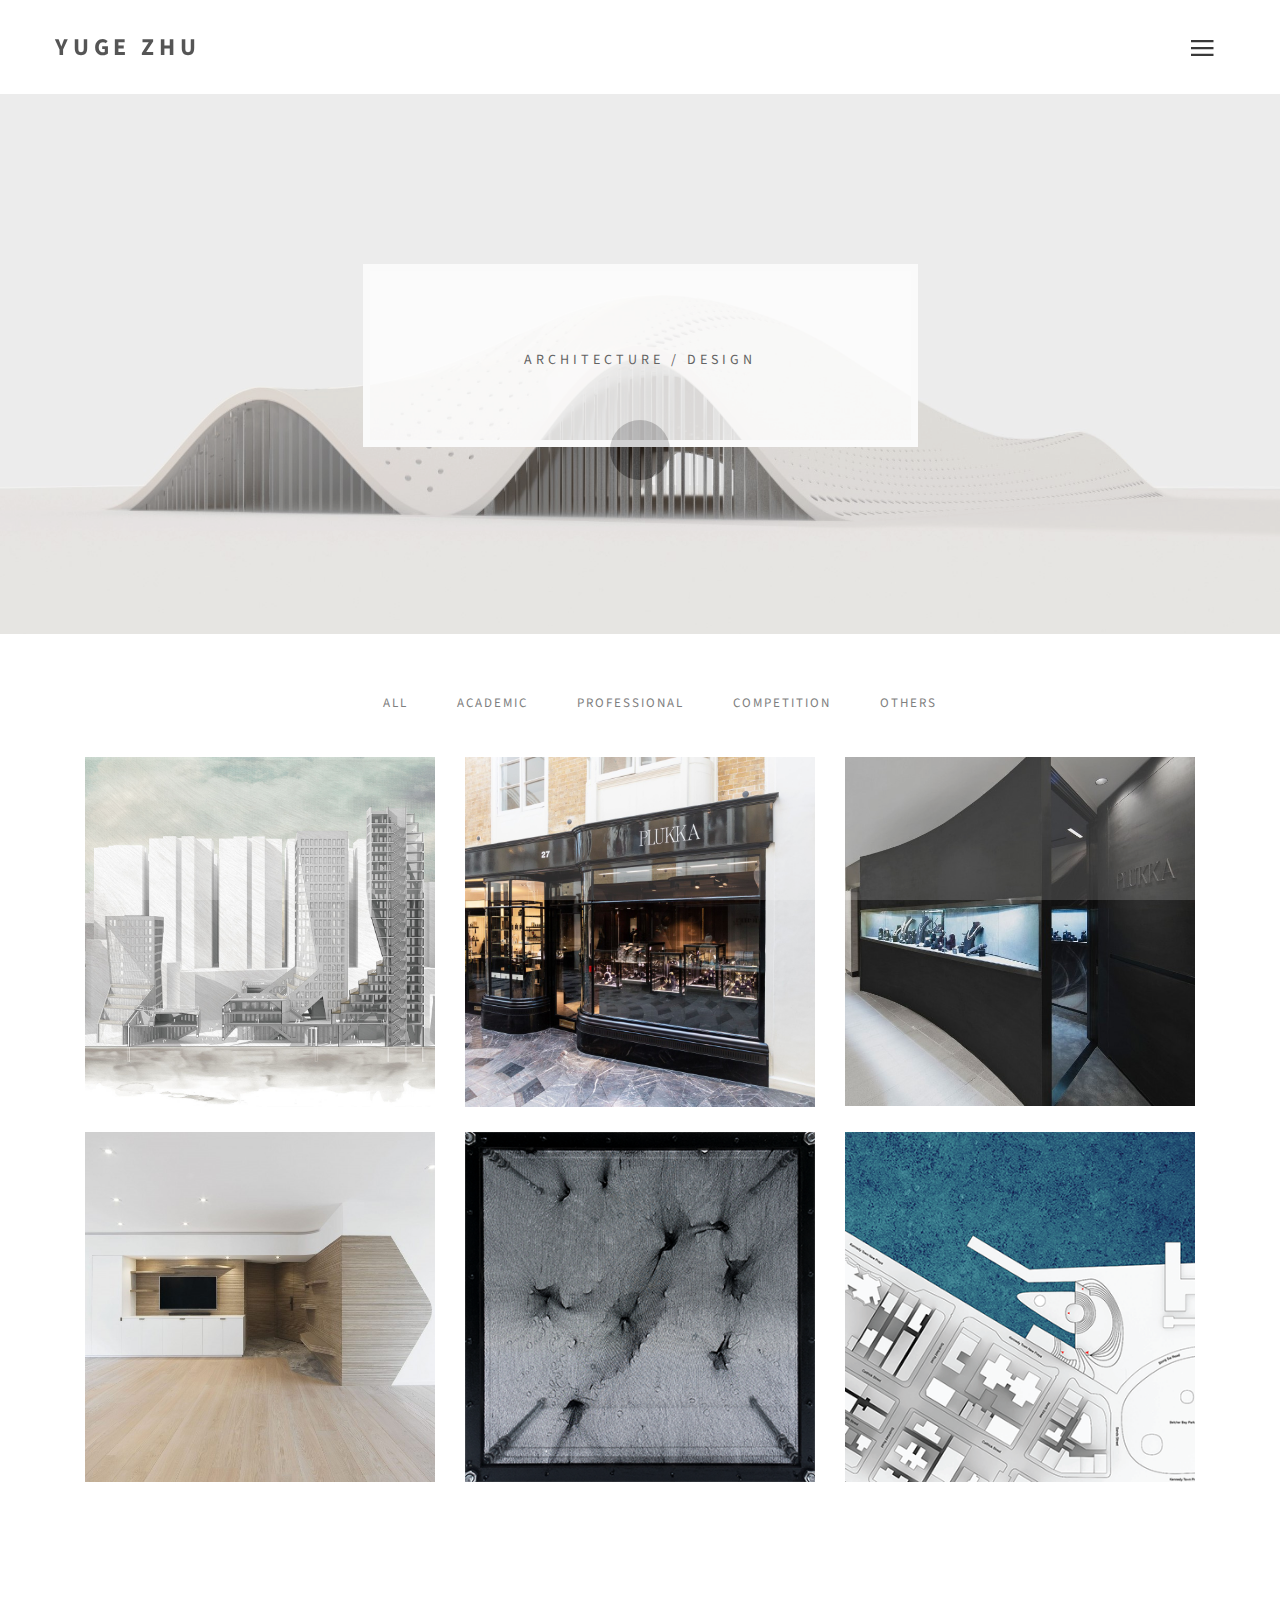
<file: index.html>
<!DOCTYPE html>
<html lang="en">
<head>

	<meta charset="utf-8">
	<meta http-equiv="X-UA-Compatible" content="IE=Edge">
	<meta name="viewport" content="width=device-width, initial-scale=1">
	<meta name="keywords" content="">
	<meta name="description" content="">

	<title>Yuge Zhu</title>

	<link rel="stylesheet" href="css/bootstrap.min.css">

	<link rel="stylesheet" href="css/animate.min.css">

	<link rel="stylesheet" href="css/font-awesome.min.css">
	<link rel="stylesheet" href="css/ionicons.min.css">

	<link rel="stylesheet" href="css/style.css">

  <link href='https://fonts.googleapis.com/css?family=Source+Sans+Pro:400,700,300' rel='stylesheet' type='text/css'>
	
</head>
<body>


<div class="preloader">

	<div class="sk-spinner sk-spinner-pulse"></div>

</div>



<div class="nav-container">
   <nav class="nav-inner transparent">

      <div class="navbar">
         <div class="container">
            <div class="row">

              <div class="brand">
                <a href="index.html">YUGE ZHU</a>
              </div>

              <div class="navicon">
                <div class="menu-container">

                  <div class="circle dark inline">
                    <i class="icon ion-navicon"></i>
                  </div>

                  <div class="list-menu">
                    <i class="icon ion-close-round close-iframe"></i>
                    <div class="intro-inner">
                      <ul id="nav-menu">
                        <li><a href="index.html">Home</a></li>
                        <li><a href="about.html">About</a></li>
                        <li><a href="contact.html">Contact</a></li>
                      </ul>
                    </div>
                  </div>

                </div>
              </div>

            </div>
         </div>
      </div>

   </nav>
</div>



<section id="header" class="header-one">
	<div class="container">
		<div class="row">

			<div class="col-md-offset-3 col-md-6 col-sm-offset-2 col-sm-8">
                <div class="wow fadeInUp" data-wow-delay="1.9s">
          <div class="header-thumb">
              <h3><a href="#portfolio">ARCHITECTURE / DESIGN</a></h3>
          </div>
                    </div>
                    </div>

		</div>
	</div>		
</section>



<section id="portfolio">
   <div class="container">
      <div class="row">

         <div class="col-md-12 col-sm-12">
             
            
              
               <div class="iso-section wow fadeInUp" data-wow-delay="2.6s">
                   

                  <ul class="filter-wrapper clearfix">
                           <li><a href="#" data-filter="*" class="selected>opc-main-bg">All</a></li>
                           <li><a href="#" class="opc-main-bg" data-filter=".academic">Academic</a></li>
                           <li><a href="#" class="opc-main-bg" data-filter=".professional">Professional</a></li>
                           <li><a href="#" class="opc-main-bg" data-filter=".competition">Competition</a></li>
                        <li><a href="#" class="opc-main-bg" data-filter=".others">Others</a></li>
                        </ul>

            
                        <div class="iso-box-section wow fadeInUp" data-wow-delay="1s">
                           <div class="iso-box-wrapper col4-iso-box">

                         

                              <div class="iso-box academic  col-md-4 col-sm-6" >
                                 <div class="portfolio-thumb">
                                    <img src="images/portfolio-img1.jpg" class="img-responsive" alt="Portfolio">
                                       <div class="portfolio-overlay">
                                          <div class="portfolio-item">
                                         <a href="skin_wrapping.html"><h2 class="portfolio-overlay" >skin wrapping</h2></a> 
                                             </div>
                                       </div>
                                 </div>
                              </div>

        

                              <div class="iso-box professional  col-md-4 col-sm-6">
                                 <div class="portfolio-thumb">
                                    <img src="images/portfolio-img3.jpg" class="img-responsive" alt="Portfolio">
                                       <div class="portfolio-overlay">
                                          <div class="portfolio-item">
                                                <a href="plukka_london.html"><h2 class="portfolio-overlay" >retail in london</h2></a>
                                             </div>
                                       </div>
                                 </div>
                              </div>
                               
                              <div class="iso-box professional  col-md-4 col-sm-6">
                                 <div class="portfolio-thumb">
                                    <img src="images/portfolio-img4.jpg" class="img-responsive" alt="Portfolio">
                                       <div class="portfolio-overlay">
                                          <div class="portfolio-item">
                                                <a href="plukka_chater.html"><h2 class="portfolio-overlay" >retail in HK</h2></a>
                                             </div>
                                       </div>
                                 </div>
                               </div>
                               

                              <div class="iso-box professional  col-md-4 col-sm-6">
                                 <div class="portfolio-thumb">
                                    <img src="images/portfolio-img2.jpg" class="img-responsive" alt="Portfolio">
                                       <div class="portfolio-overlay">
                                          <div class="portfolio-item">
                                                <a href="macdonnell.html"><h2 class="portfolio-overlay" >residence in hk</h2></a>
                                             </div>
                                       </div>
                                 </div>
                              </div>
                               
                               <div class="iso-box others  col-md-4 col-sm-6">
                                 <div class="portfolio-thumb">
                                    <img src="images/portfolio-img7.png" class="img-responsive" alt="Portfolio">
                                       <div class="portfolio-overlay">
                                          <div class="portfolio-item">
                                                <a href="decay_detection_danger.html"><h2 class="portfolio-overlay" >Decay, Detection, Danger</h2></a>
                                             </div>
                                       </div>
                                 </div>
                               </div>
                               
                             <div class="iso-box academic  col-md-4 col-sm-6">
                                 <div class="portfolio-thumb">
                                    <img src="images/portfolio-img5.png" class="img-responsive" alt="Portfolio">
                                       <div class="portfolio-overlay">
                                          <div class="portfolio-item">
                                                <a href="crack_it.html"><h2 class="portfolio-overlay" >crack it</h2></a>
                                             </div>
                                       </div>
                                 </div>
                               </div>
                            

                            </div>
                        </div>

               </div>

         </div>

      </div>
   </div>
</section>


<footer>
	<div class="container">
		<div class="row">

			<div class="col-md-12 col-sm-12">
				<ul class="social-icon wow fadeInUp"  data-wow-delay="0.6s">
					<li><a href="https://www.linkedin.com/in/yuge-zhu-7a381799/" class="fa fa-linkedin"></a></li>
					<li><a href="https://www.facebook.com/yoghurtt/" class="fa fa-facebook"></a></li>
					<li><a href="https://www.instagram.com/yo0o0og/" class="fa fa-instagram"></a></li>
					<li><a href="https://plus.google.com/104694167187094521254/" class="fa fa-google-plus"></a></li>
				</ul>
			</div>
			
		</div>
	</div>
</footer>



<script src="js/jquery.js"></script>
<script src="js/bootstrap.min.js"></script>
<script src="js/isotope.js"></script>
<script src="js/imagesloaded.min.js"></script>
<script src="js/wow.min.js"></script>
<script src="js/custom.js"></script>

</body>
</html>
</file>
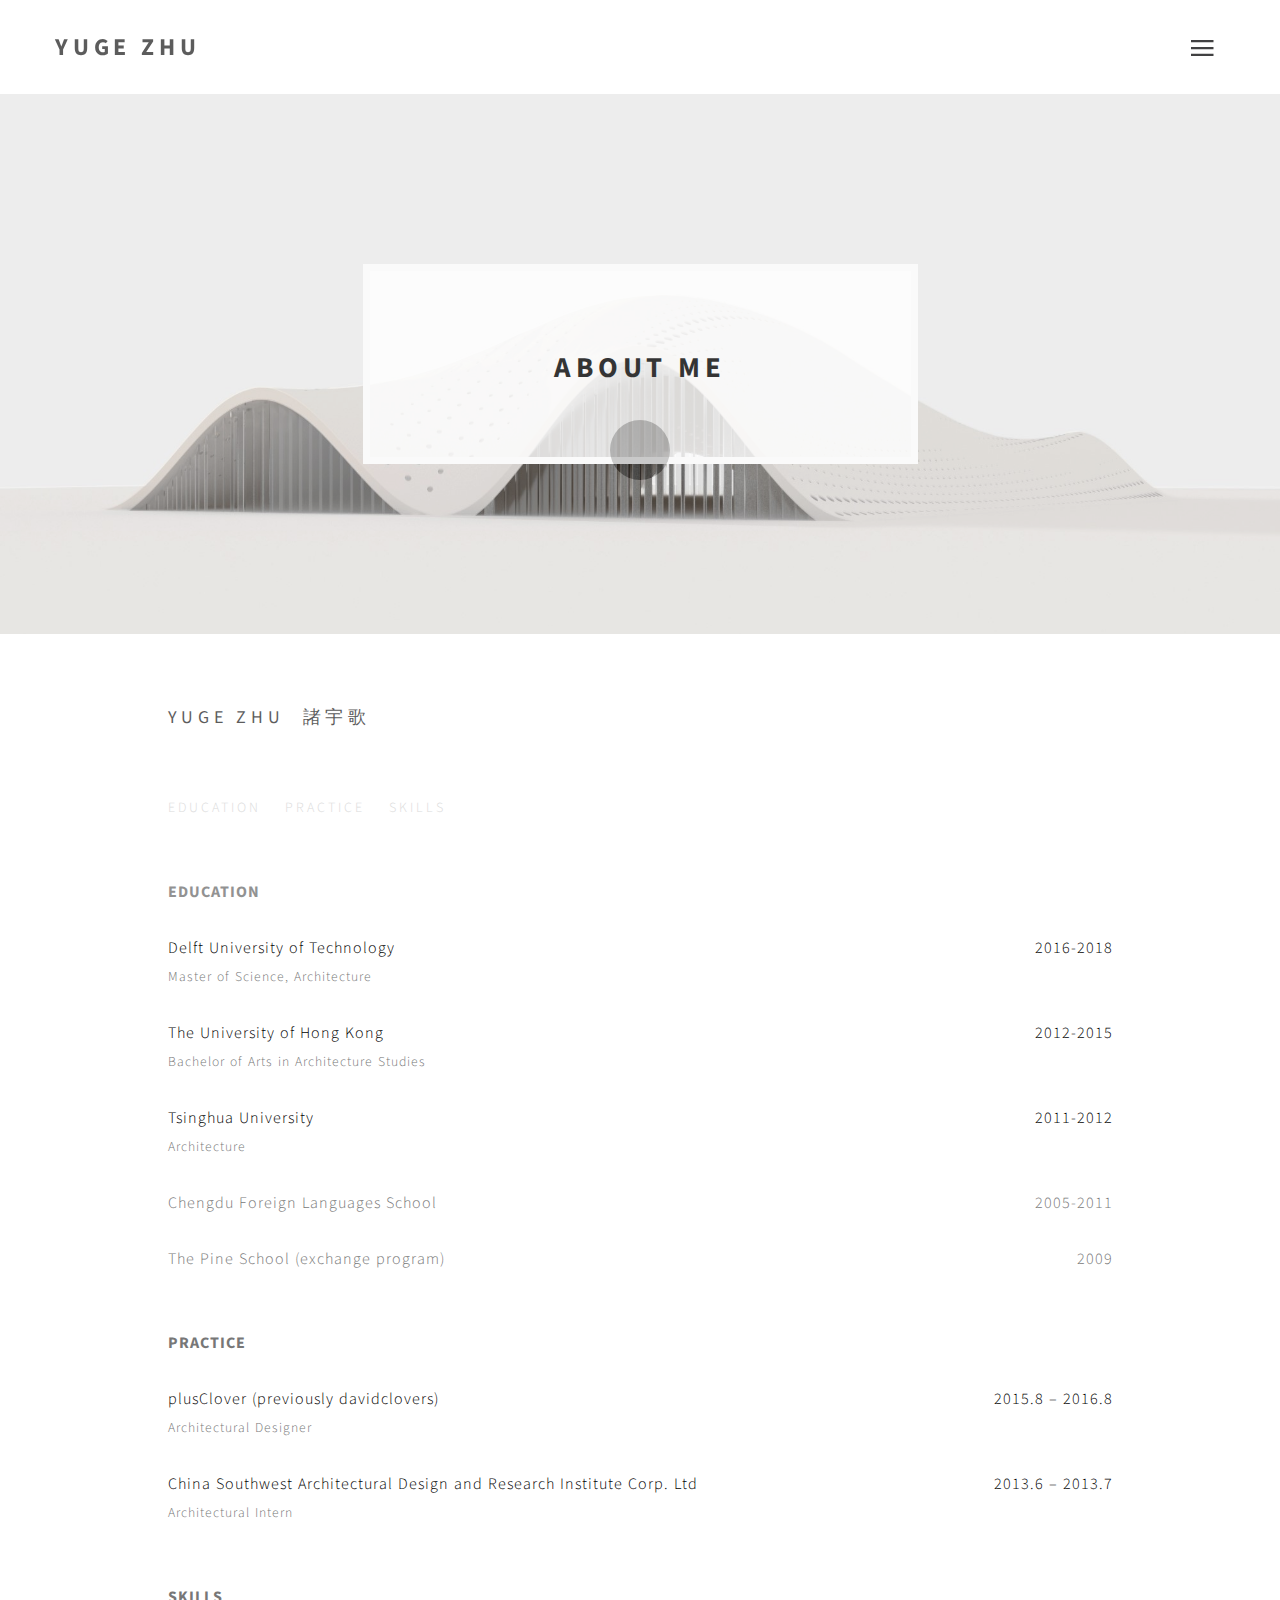
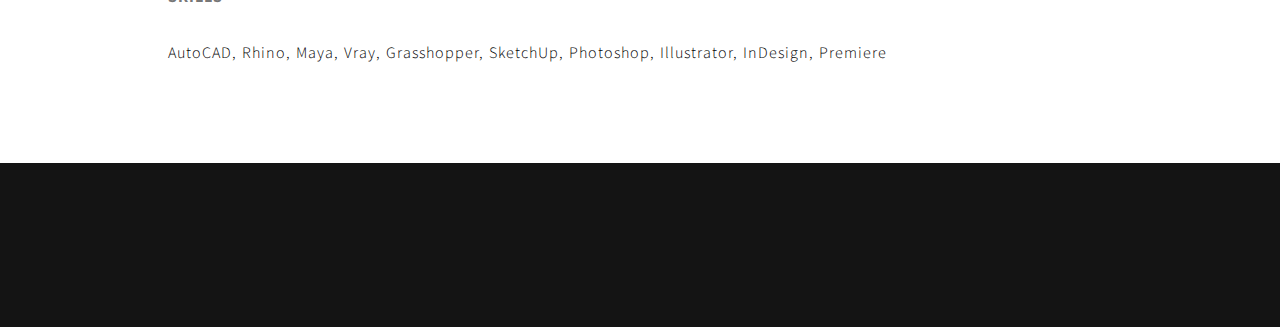
<file: about.html>
<!DOCTYPE html>
<html lang="en">
<head>
<!--

Template 2082 Pure Mix

http://www.tooplate.com/view/2082-pure-mix

-->
	<meta charset="utf-8">
	<meta http-equiv="X-UA-Compatible" content="IE=Edge">
	<meta name="viewport" content="width=device-width, initial-scale=1">
	<meta name="keywords" content="">
	<meta name="description" content="">

	<!-- Site title
   ================================================== -->
	<title>About Yuge</title>

	<!-- Bootstrap CSS
   ================================================== -->
	<link rel="stylesheet" href="css/bootstrap.min.css">

	<!-- Animate CSS
   ================================================== -->
	<link rel="stylesheet" href="css/animate.min.css">

	<!-- Font Icons CSS
   ================================================== -->
	<link rel="stylesheet" href="css/font-awesome.min.css">
	<link rel="stylesheet" href="css/ionicons.min.css">

	<!-- Main CSS
   ================================================== -->
	<link rel="stylesheet" href="css/style.css">

	<!-- Google web font 
   ================================================== -->	
  <link href='https://fonts.googleapis.com/css?family=Source+Sans+Pro:400,700,300' rel='stylesheet' type='text/css'>
	
</head>
<body>


<!-- Preloader section
================================================== -->
<div class="preloader">

	<div class="sk-spinner sk-spinner-pulse"></div>

</div>


<!-- Navigation section
================================================== -->
<div class="nav-container">
   <nav class="nav-inner transparent">

      <div class="navbar">
         <div class="container">
            <div class="row">

              <div class="brand">
                <a href="index.html">yuge zhu</a>
              </div>

              <div class="navicon">
                <div class="menu-container">

                  <div class="circle dark inline">
                    <i class="icon ion-navicon"></i>
                  </div>

                  <div class="list-menu">
                    <i class="icon ion-close-round close-iframe"></i>
                    <div class="intro-inner">
                     	<ul id="nav-menu">
                         <li><a href="index.html">Home</a></li>
                        <li><a href="about.html">About</a></li>
                        <li><a href="contact.html">Contact</a></li>
                      </ul>
                    </div>
                  </div>

                </div>
              </div>

            </div>
         </div>
      </div>

   </nav>
</div>

<!-- Header section
================================================== -->
<section id="header" class="header-one">
	<div class="container">
		<div class="row">

			<div class="col-md-offset-3 col-md-6 col-sm-offset-2 col-sm-8">
          <div class="header-thumb">
              <h1 class="wow fadeIn" data-wow-delay="0.6s"><a href="#single-post">ABOUT ME</a></h1>
          </div>
			</div>

		</div>
	</div>		
</section>


<!-- Single Post section
================================================== -->
<section id="single-post">
   <div class="container">
      <div class="row">

         <div class="wow fadeInUp col-md-offset-1 col-md-10 col-sm-offset-1 col-sm-10" data-wow-delay="2.3s">
         	  <div class="blog-thumb">
         		   
         		   <h4>Yuge Zhu <span class=font2>  &nbsp;諸宇歌</span></h4><br><br>
                  
                   <div style="color:#D3D3D3">
                       <br>
                       <click>
                       <a href="#education" >EDUCATION </a> &nbsp;&nbsp;
                       </click> 
                       <click>
                       <a href="#practice" >PRACTICE</a> &nbsp;&nbsp;
                       </click>
                       <click>
                        <a href="#skills" >SKILLS</a>
                       </click>
                  </div>
                       <br><br><br>
                  
                  
                      
                  
                  <p>
                      <a id="education"><strong>EDUCATION</strong></a><br><br>
                      
                      <a style="float:left; color:black">Delft University of Technology</a>
                      <a style="float:right; color:black">2016-2018</a>
                      <br>
                      <a><small>Master of Science, Architecture</small></a>
                      <br><br>
                  
                  
                      <a style="float:left; color:black">The University of Hong Kong</a>
                      <a style="float:right; color:black">2012-2015</a>
                      <br>
                      <a><small>Bachelor of Arts in Architecture Studies</small></a>
                      <br><br>
                      
                      <a style="float:left; color:black">Tsinghua University</a>
                      <a style="float:right; color:black">2011-2012</a>
                      <br>
                      <a><small>Architecture</small></a>
                      <br><br>
                      
                      <a style="float:left; ">Chengdu Foreign Languages School</a>
                      <a style="float:right; ">2005-2011</a>
                      <br><br>
                      
                      <a style="float:left; ">The Pine School (exchange program)</a>
                      <a style="float:right; ">2009</a>
                      <br><br><br>
                      
                      <a id="practice"><strong>PRACTICE</strong></a><br><br>
                      
                      <a style="float:left; color:black">plusClover (previously davidclovers)</a>
                      <a style="float:right; color:black">2015.8 – 2016.8</a>
                      <br>
                      <a><small>Architectural Designer</small></a>
                      <br><br>
                      
                      <a style="float:left; color:black">China Southwest Architectural Design and Research Institute Corp. Ltd</a>
                      <a style="float:right; color:black">2013.6 – 2013.7</a>
                      <br>
                      <a><small>Architectural Intern</small></a>
                      <br><br><br>
                      
                      <a id="skills"><strong>SKILLS</strong></a><br><br>
                      
                      <a style="float:left; color:black">AutoCAD, Rhino, Maya, Vray, Grasshopper, SketchUp, Photoshop, Illustrator, InDesign, Premiere
                      </a>
                      
                      
                      
                      
                 </p>
                     
             
             
             </div>
          </div>
      </div>
   </div>
</section>

<!-- Footer section
================================================== -->
<footer>
	<div class="container">
		<div class="row">

			<div class="col-md-12 col-sm-12">
				<ul class="social-icon wow fadeInUp"  data-wow-delay="0.6s">
					<li><a href="https://www.linkedin.com/in/yuge-zhu-7a381799/" class="fa fa-linkedin"></a></li>
					<li><a href="https://www.facebook.com/yoghurtt/" class="fa fa-facebook"></a></li>
					<li><a href="https://www.instagram.com/yo0o0og/" class="fa fa-instagram"></a></li>
					<li><a href="https://plus.google.com/104694167187094521254/" class="fa fa-google-plus"></a></li>
				</ul>
			</div>
			
		</div>
	</div>
</footer>

<!-- Javascript 
================================================== -->
<script src="js/jquery.js"></script>
<script src="js/bootstrap.min.js"></script>
<script src="js/wow.min.js"></script>
<script src="js/custom.js"></script>

</body>
</html>
</file>
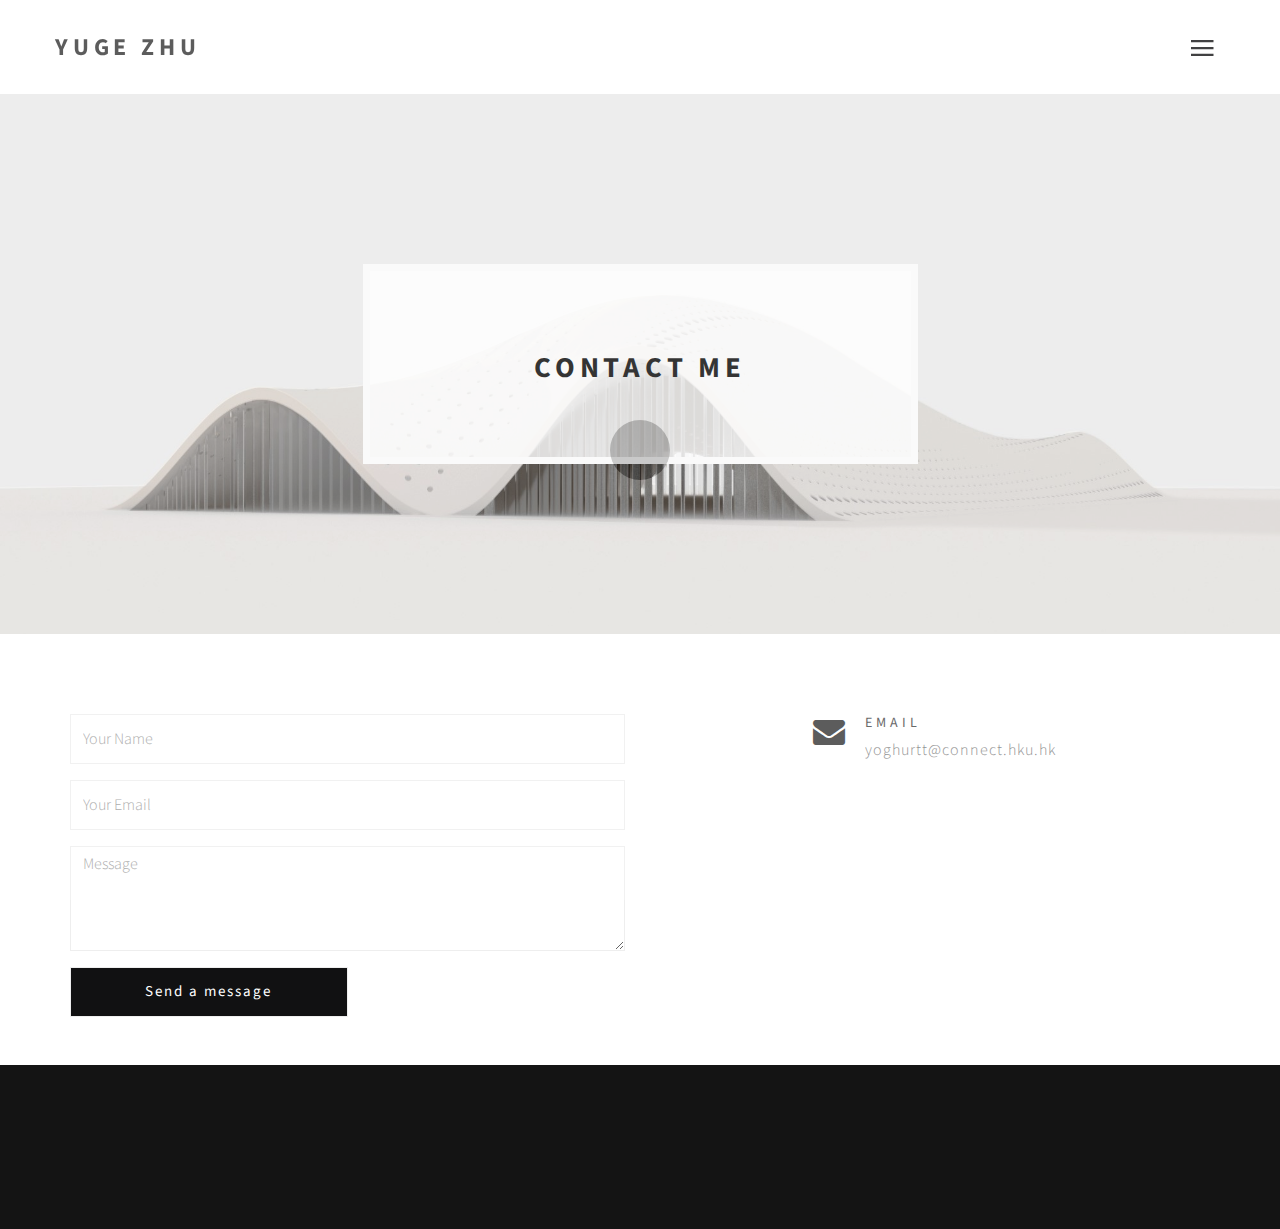
<file: contact.html>
<!DOCTYPE html>
<html lang="en">
<head>
<!--

Template 2082 Pure Mix

http://www.tooplate.com/view/2082-pure-mix

-->
	<meta charset="utf-8">
	<meta http-equiv="X-UA-Compatible" content="IE=Edge">
	<meta name="viewport" content="width=device-width, initial-scale=1">
	<meta name="keywords" content="">
	<meta name="description" content="">

	<!-- Site title
   ================================================== -->
	<title>Contact Yuge</title>

	<!-- Bootstrap CSS
   ================================================== -->
	<link rel="stylesheet" href="css/bootstrap.min.css">

	<!-- Animate CSS
   ================================================== -->
	<link rel="stylesheet" href="css/animate.min.css">

	<!-- Font Icons CSS
   ================================================== -->
	<link rel="stylesheet" href="css/font-awesome.min.css">
	<link rel="stylesheet" href="css/ionicons.min.css">

	<!-- Main CSS
   ================================================== -->
	<link rel="stylesheet" href="css/style.css">

	<!-- Google web font 
   ================================================== -->	
  <link href='https://fonts.googleapis.com/css?family=Source+Sans+Pro:400,700,300' rel='stylesheet' type='text/css'>
	
</head>
<body>


<!-- Preloader section
================================================== -->
<div class="preloader">

	<div class="sk-spinner sk-spinner-pulse"></div>

</div>


<!-- Navigation section
================================================== -->
<div class="nav-container">
   <nav class="nav-inner transparent">

      <div class="navbar">
         <div class="container">
            <div class="row">

              <div class="brand">
                <a href="index.html">Yuge Zhu</a>
              </div>

              <div class="navicon">
                <div class="menu-container">

                  <div class="circle dark inline">
                    <i class="icon ion-navicon"></i>
                  </div>

                  <div class="list-menu">
                    <i class="icon ion-close-round close-iframe"></i>
                    <div class="intro-inner">
                     	<ul id="nav-menu">
                        <li><a href="index.html">Home</a></li>
                        <li><a href="about.html">About</a></li>
                        <li><a href="contact.html">Contact</a></li>
                      </ul>
                    </div>
                  </div>

                </div>
              </div>

            </div>
         </div>
      </div>

   </nav>
</div>


<!-- Header section
================================================== -->
<section id="header" class="header-one">
	<div class="container">
		<div class="row">

			<div class="col-md-offset-3 col-md-6 col-sm-offset-2 col-sm-8">
            	<div class="header-thumb">
                    <h1 class="wow fadeIn" data-wow-delay="0.6s"><a href="#contact">Contact me</a></h1>
           		</div>
			</div>

		</div>
	</div>		
</section>


<!-- Contact section
================================================== -->
<section id="contact">
   <div class="container">
      <div class="row">


		<div class="wow fadeInUp col-md-6 col-sm-12" data-wow-delay="1.6s">
			<h2>Let's work together!</h2>
			<div class="contact-form">
				<form id="contact-form" method="post" action="https://formspree.io/yoghurtt@connect.hku.hk" method="POST">
					<input name="name" type="text" class="form-control" placeholder="Your Name" required>
					<input name="email" type="email" class="form-control" placeholder="Your Email" required>
					<textarea name="message" class="form-control" placeholder="Message" rows="4" required></textarea>
					<div class="contact-submit">
						<input type="submit" class="form-control submit" value="Send a message">
					</div>
				</form>
			</div>
		</div>
          
        <div class="wow fadeInUp col-md-6 col-sm-12" data-wow-delay="1.3s">
            <div class="email" >
				<div class="media-left">
						<i class="fa fa-envelope"></i>
					</div>
					<div class="media-body">
						<h3 class="media-heading">Email</h3>
                        <p><hovercolor><a href="mailto:yoghurtt@connect.hku.hk"> yoghurtt@connect.hku.hk</a></hovercolor></p>
					</div>
			</div>
		</div>


      </div>
   </div>
</section>


<!-- Footer section
================================================== -->
<footer>
	<div class="container">
		<div class="row">

			<div class="col-md-12 col-sm-12">
				<ul class="social-icon wow fadeInUp"  data-wow-delay="0.6s">
					<li><a href="https://www.linkedin.com/in/yuge-zhu-7a381799/" class="fa fa-linkedin"></a></li>
					<li><a href="https://www.facebook.com/yoghurtt/" class="fa fa-facebook"></a></li>
					<li><a href="https://www.instagram.com/yo0o0og/" class="fa fa-instagram"></a></li>
					<li><a href="https://plus.google.com/104694167187094521254/" class="fa fa-google-plus"></a></li>
				</ul>
			</div>
			
		</div>
	</div>
</footer>

<!-- Javascript 
================================================== -->
<script src="js/jquery.js"></script>
<script src="js/bootstrap.min.js"></script>
<script src="js/wow.min.js"></script>
<script src="js/custom.js"></script>

</body>
</html>
</file>
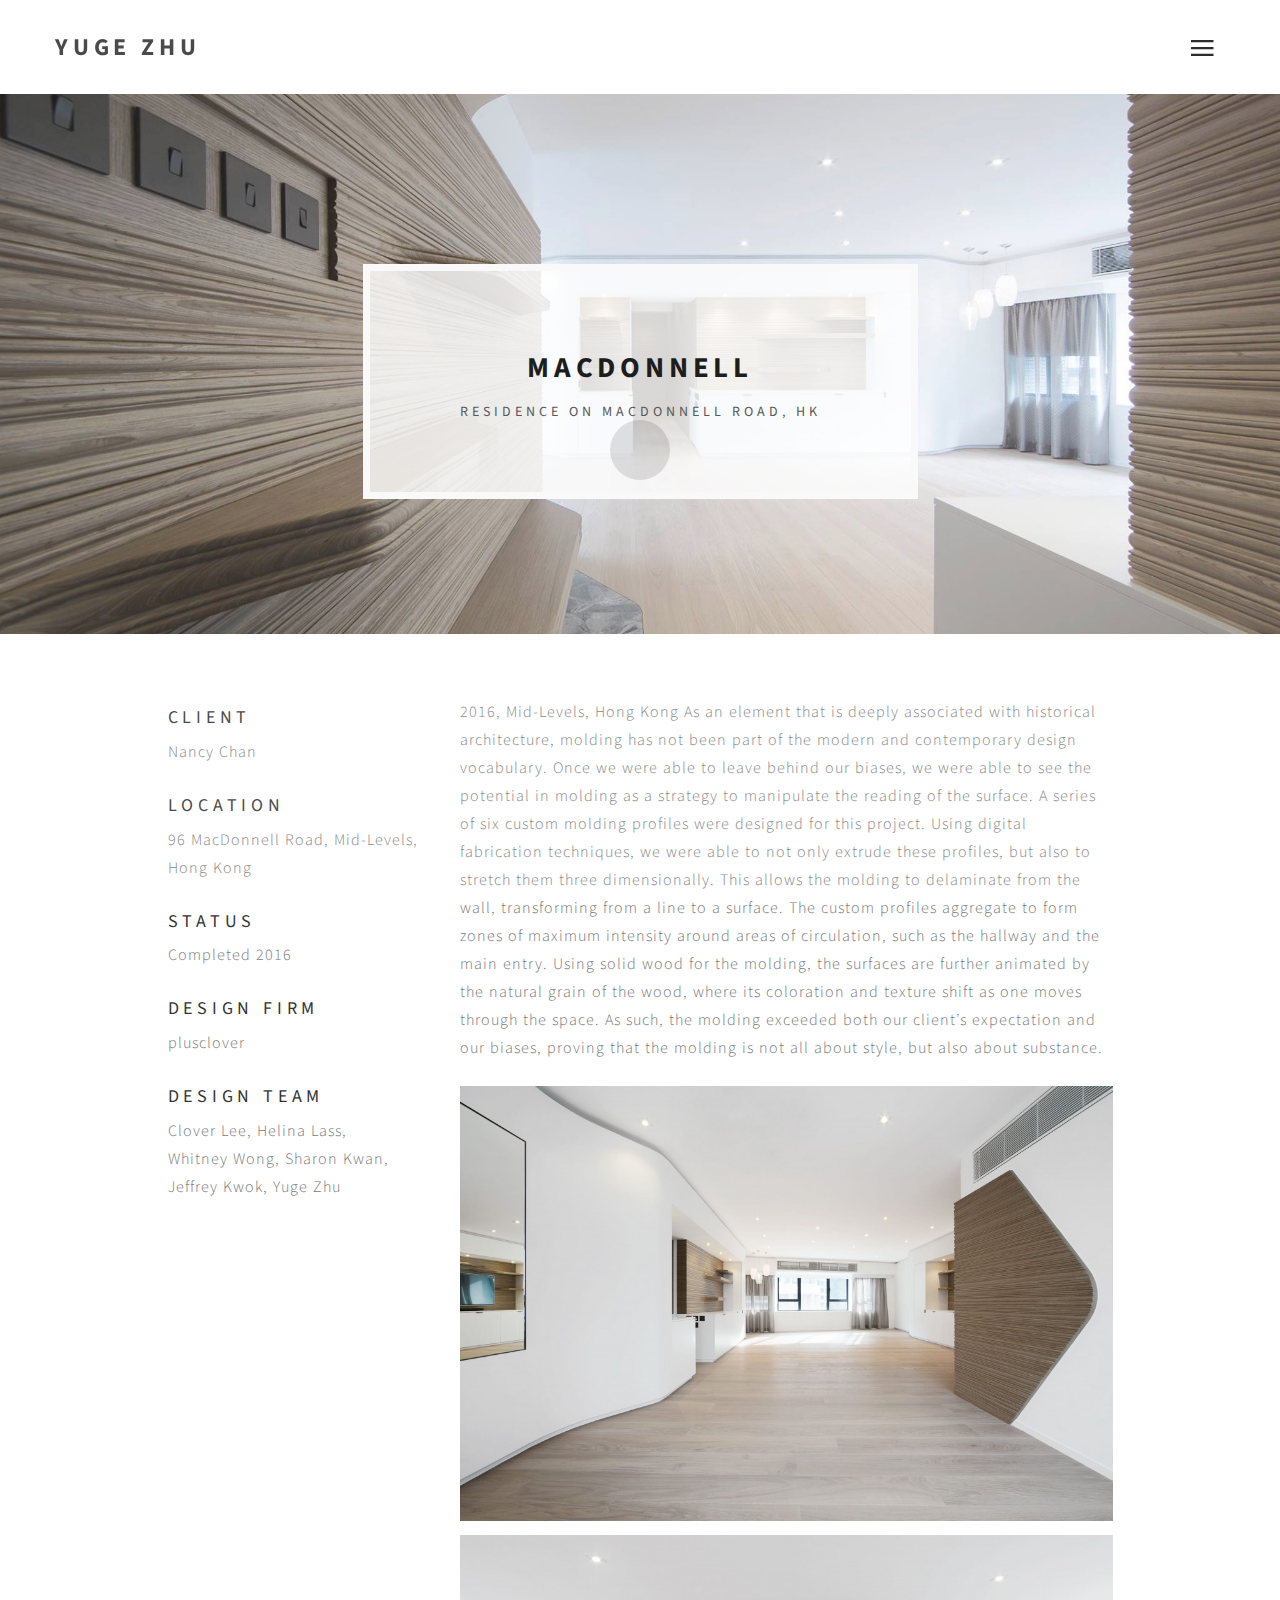
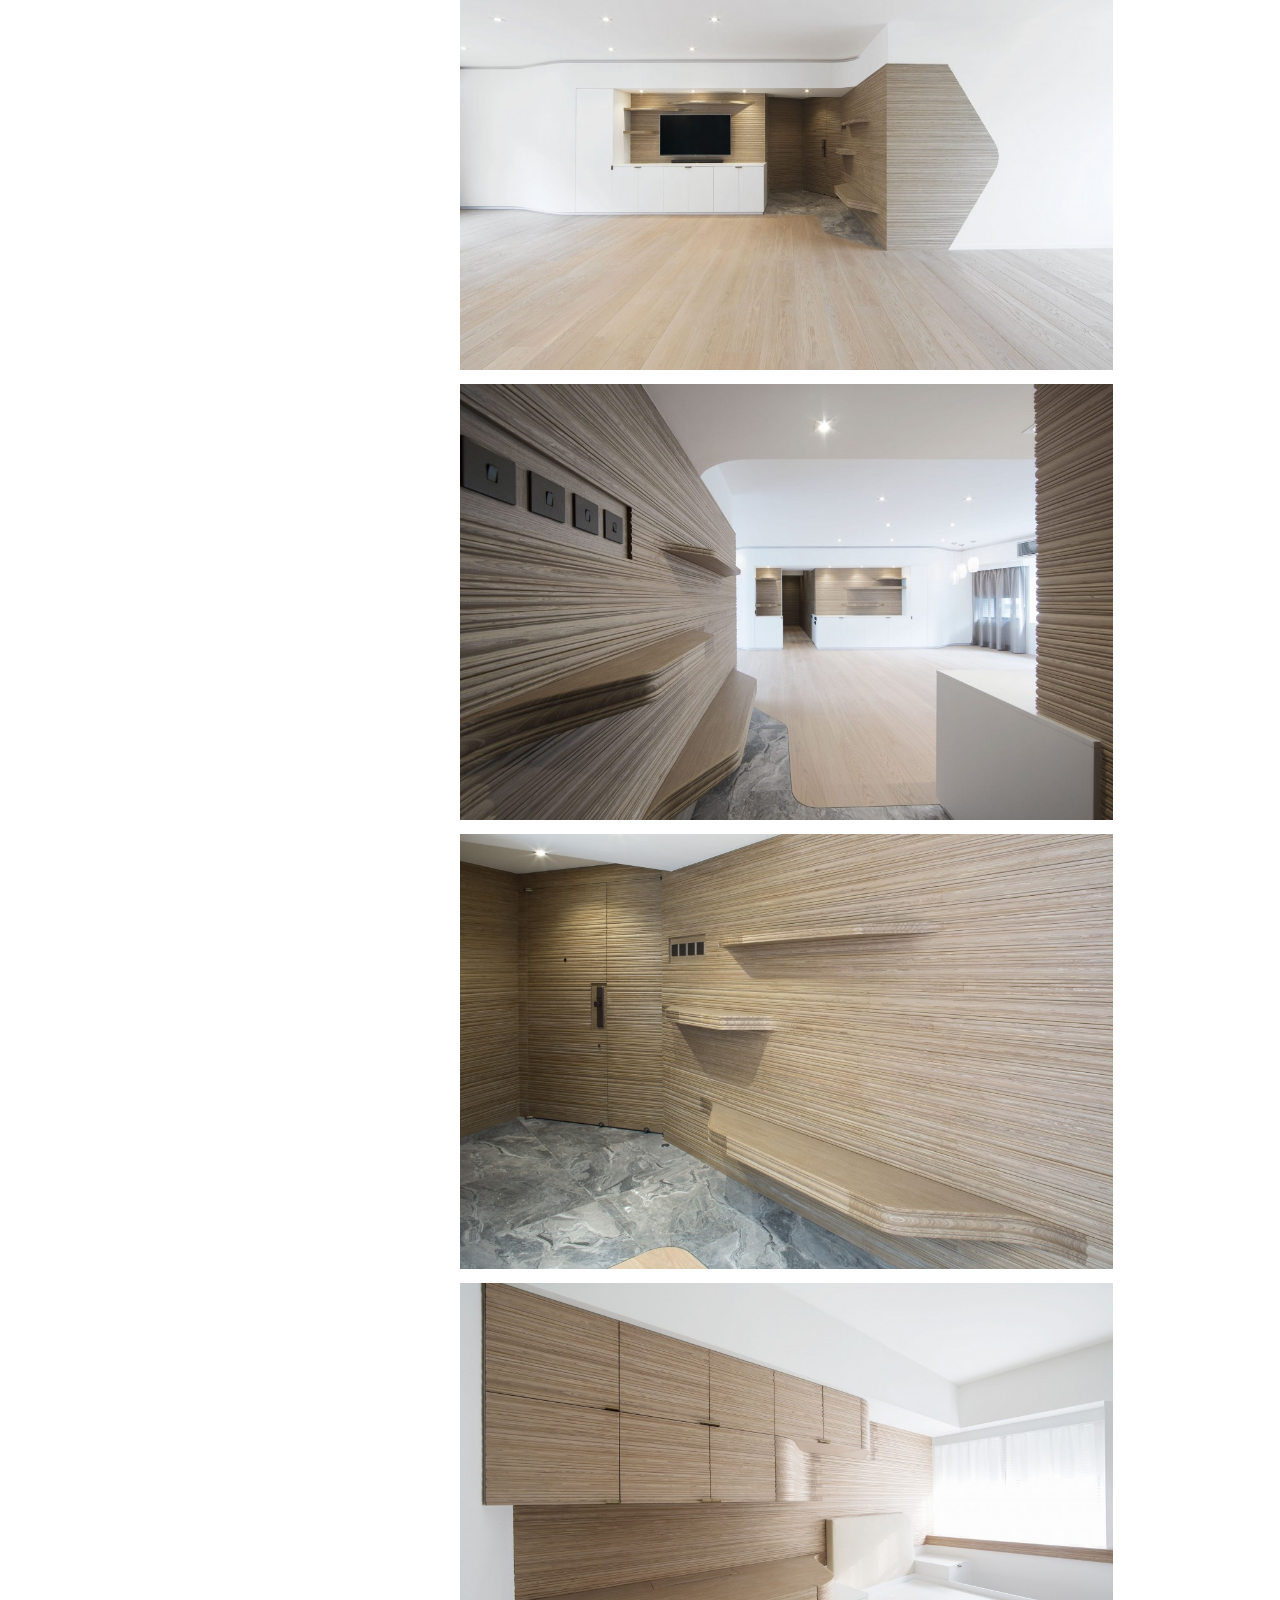
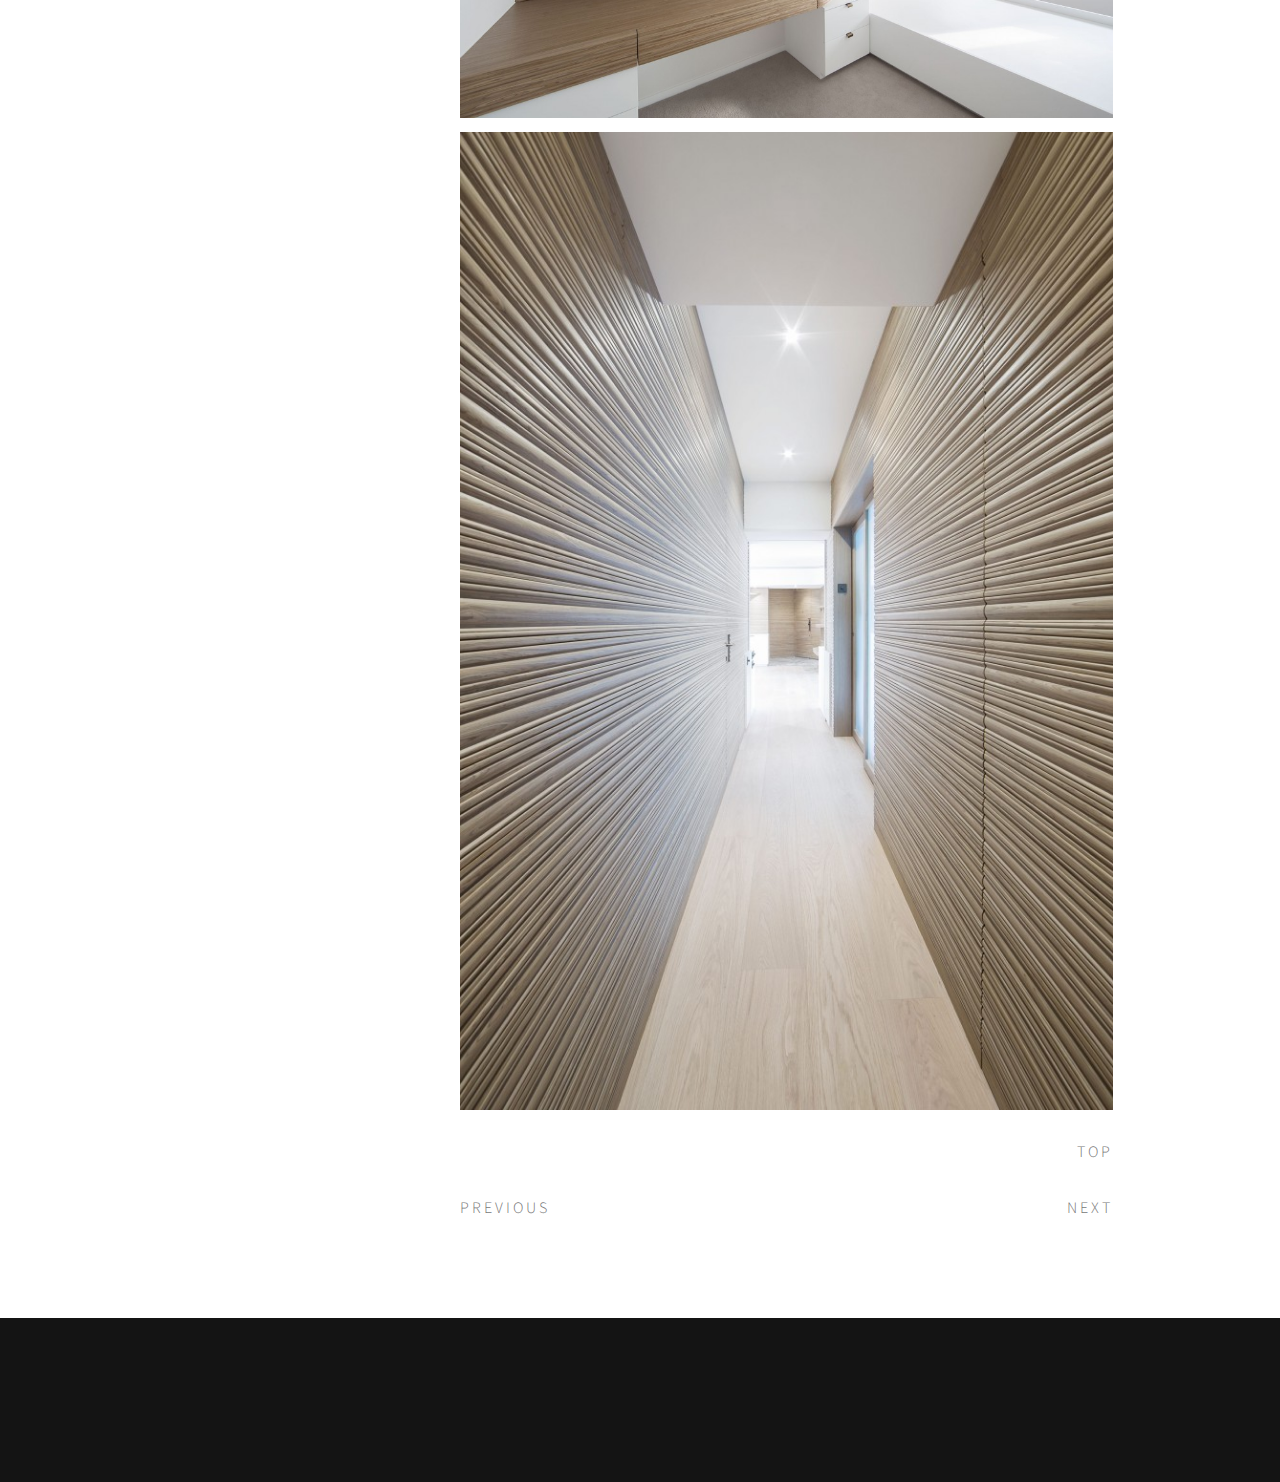
<file: macdonnell.html>
<!DOCTYPE html>
<html lang="en">
<head>
<!--

Template 2082 Pure Mix

http://www.tooplate.com/view/2082-pure-mix

-->
	<meta charset="utf-8">
	<meta http-equiv="X-UA-Compatible" content="IE=Edge">
	<meta name="viewport" content="width=device-width, initial-scale=1">
	<meta name="keywords" content="">
	<meta name="description" content="">

	<!-- Site title
   ================================================== -->
	<title>MacDonnell Road Residence</title>

	<!-- Bootstrap CSS
   ================================================== -->
	<link rel="stylesheet" href="css/bootstrap.min.css">

	<!-- Animate CSS
   ================================================== -->
	<link rel="stylesheet" href="css/animate.min.css">

	<!-- Font Icons CSS
   ================================================== -->
	<link rel="stylesheet" href="css/font-awesome.min.css">
	<link rel="stylesheet" href="css/ionicons.min.css">

	<!-- Main CSS
   ================================================== -->
	<link rel="stylesheet" href="css/style.css">

	<!-- Google web font 
   ================================================== -->	
  <link href='https://fonts.googleapis.com/css?family=Source+Sans+Pro:400,700,300' rel='stylesheet' type='text/css'>
	
</head>
<body>


<!-- Preloader section
================================================== -->
<div class="preloader">

	<div class="sk-spinner sk-spinner-pulse"></div>

</div>


<!-- Navigation section
================================================== -->
<div class="nav-container">
   <nav class="nav-inner transparent">

      <div class="navbar">
         <div class="container">
            <div class="row">

              <div class="brand">
                <a href="index.html">YUGE ZHU</a>
              </div>

              <div class="navicon">
                <div class="menu-container">

                  <div class="circle dark inline">
                    <i class="icon ion-navicon"></i>
                  </div>

                  <div class="list-menu">
                    <i class="icon ion-close-round close-iframe"></i>
                    <div class="intro-inner">
                     	<ul id="nav-menu">
                         <li><a href="index.html">Home</a></li>
                        <li><a href="about.html">About</a></li>
                        <li><a href="contact.html">Contact</a></li>
                      </ul>
                    </div>
                  </div>

                </div>
              </div>

            </div>
         </div>
      </div>

   </nav>
</div>


<!-- Header section
================================================== -->
<section id="header" class="header-four">
	<div class="container">
		<div class="row">

			<div class="col-md-offset-3 col-md-6 col-sm-offset-2 col-sm-8">
                <div class="wow fadeIn" data-wow-delay="1.6s">
           		 <div class="header-thumb">
              		 <h1>MacDonnell</h1>
              		 <h3 class="wow fadeInIn" data-wow-delay="1.9s">RESIDENCE ON MACDONNELL ROAD, HK</h3>
           		 </div>
                </div>
			</div>

		</div>
	</div>		
</section>


<!-- Single Project section
================================================== -->
<section id="single-project">
   <div class="container">
      <div class="row">

         <div class="wow fadeInUp col-md-offset-1 col-md-3 col-sm-offset-1 col-sm-4" data-wow-delay="2.3s">
			<div class="project-info">
				<h4>Client</h4>
				<p>Nancy Chan</p>
			</div>
          
            <div class="project-info">
				<h4>LOCATION</h4>
				<p>96 MacDonnell Road, Mid-Levels, Hong Kong
            </div>

          
			<div class="project-info">
				<h4>STATUS</h4>
				<p>Completed 2016</p>
			</div>
             
             <div class="project-info">
				<h4>DESIGN FIRM</h4>
                 <p><hovercolor><a href="http://plusclover.com/"> plusclover</a></hovercolor></p>
			</div>
    
			<div class="project-info">
				<h4>DESIGN TEAM</h4>
				<p>Clover Lee, Helina Lass, <br>Whitney Wong, Sharon Kwan, <br>Jeffrey Kwok, Yuge Zhu</p>
			</div>
		</div>

		<div class="wow fadeInUp col-md-7 col-sm-7" data-wow-delay="2.6s">
			<p>2016, Mid-Levels, Hong Kong As an element that is deeply associated with historical architecture, molding has not been part of the modern and contemporary design vocabulary. Once we were able to leave behind our biases, we were able to see the potential in molding as a strategy to manipulate the reading of the surface. A series of six custom molding profiles were designed for this project. Using digital fabrication techniques, we were able to not only extrude these profiles, but also to stretch them three dimensionally. This allows the molding to delaminate from the wall, transforming from a line to a surface. The custom profiles aggregate to form zones of maximum intensity around areas of circulation, such as the hallway and the main entry. Using solid wood for the molding, the surfaces are further animated by the natural grain of the wood, where its coloration and texture shift as one moves through the space. As such, the molding exceeded both our client’s expectation and our biases, proving that the molding is not all about style, but also about substance. </p>
			<img src="images/MacDonnell/4.jpg" class="img-responsive" alt="Single Project">
            <img src="images/MacDonnell/5.jpg" class="img-responsive" alt="Single Project">
            <img src="images/MacDonnell/1.jpg" class="img-responsive" alt="Single Project">
            <img src="images/MacDonnell/2.jpg" class="img-responsive" alt="Single Project">
            <img src="images/MacDonnell/3.jpg" class="img-responsive" alt="Single Project">
            <img src="images/MacDonnell/6.jpg" class="img-responsive" alt="Single Project">
            
            <p>
                
                <br>
                <click>
                    <a href="#top" style="float:right">TOP</a>
                </click>
                
                <br>
                <br>
                <click style="float:right">
                    <a class="next" href="decay_detection_danger.html">NEXT</a>
                    <a class="project" href="decay_detection_danger.html">CRACK IT</a>
                </click>
                
                <click style="float:left">
                    <a class="next" href="plukka_chater.html">PREVIOUS</a>
                    <a class="project" href="plukka_chater.html">PLUKKA CHATER</a>
                </click>
            </p>
		</div>

      </div>
   </div>
</section>


<!-- Footer section
================================================== -->
<footer>
	<div class="container">
		<div class="row">

			<div class="col-md-12 col-sm-12">
				<ul class="social-icon wow fadeInUp"  data-wow-delay="0.6s">
					<li><a href="https://www.linkedin.com/in/yuge-zhu-7a381799/" class="fa fa-linkedin"></a></li>
					<li><a href="https://www.facebook.com/yoghurtt/" class="fa fa-facebook"></a></li>
					<li><a href="https://www.instagram.com/yo0o0og/" class="fa fa-instagram"></a></li>
					<li><a href="https://plus.google.com/104694167187094521254/" class="fa fa-google-plus"></a></li>
				</ul>
			</div>
			
		</div>
	</div>
</footer>


<!-- Javascript 
================================================== -->
<script src="js/jquery.js"></script>
<script src="js/bootstrap.min.js"></script>
<script src="js/wow.min.js"></script>
<script src="js/custom.js"></script>

</body>
</html>
</file>
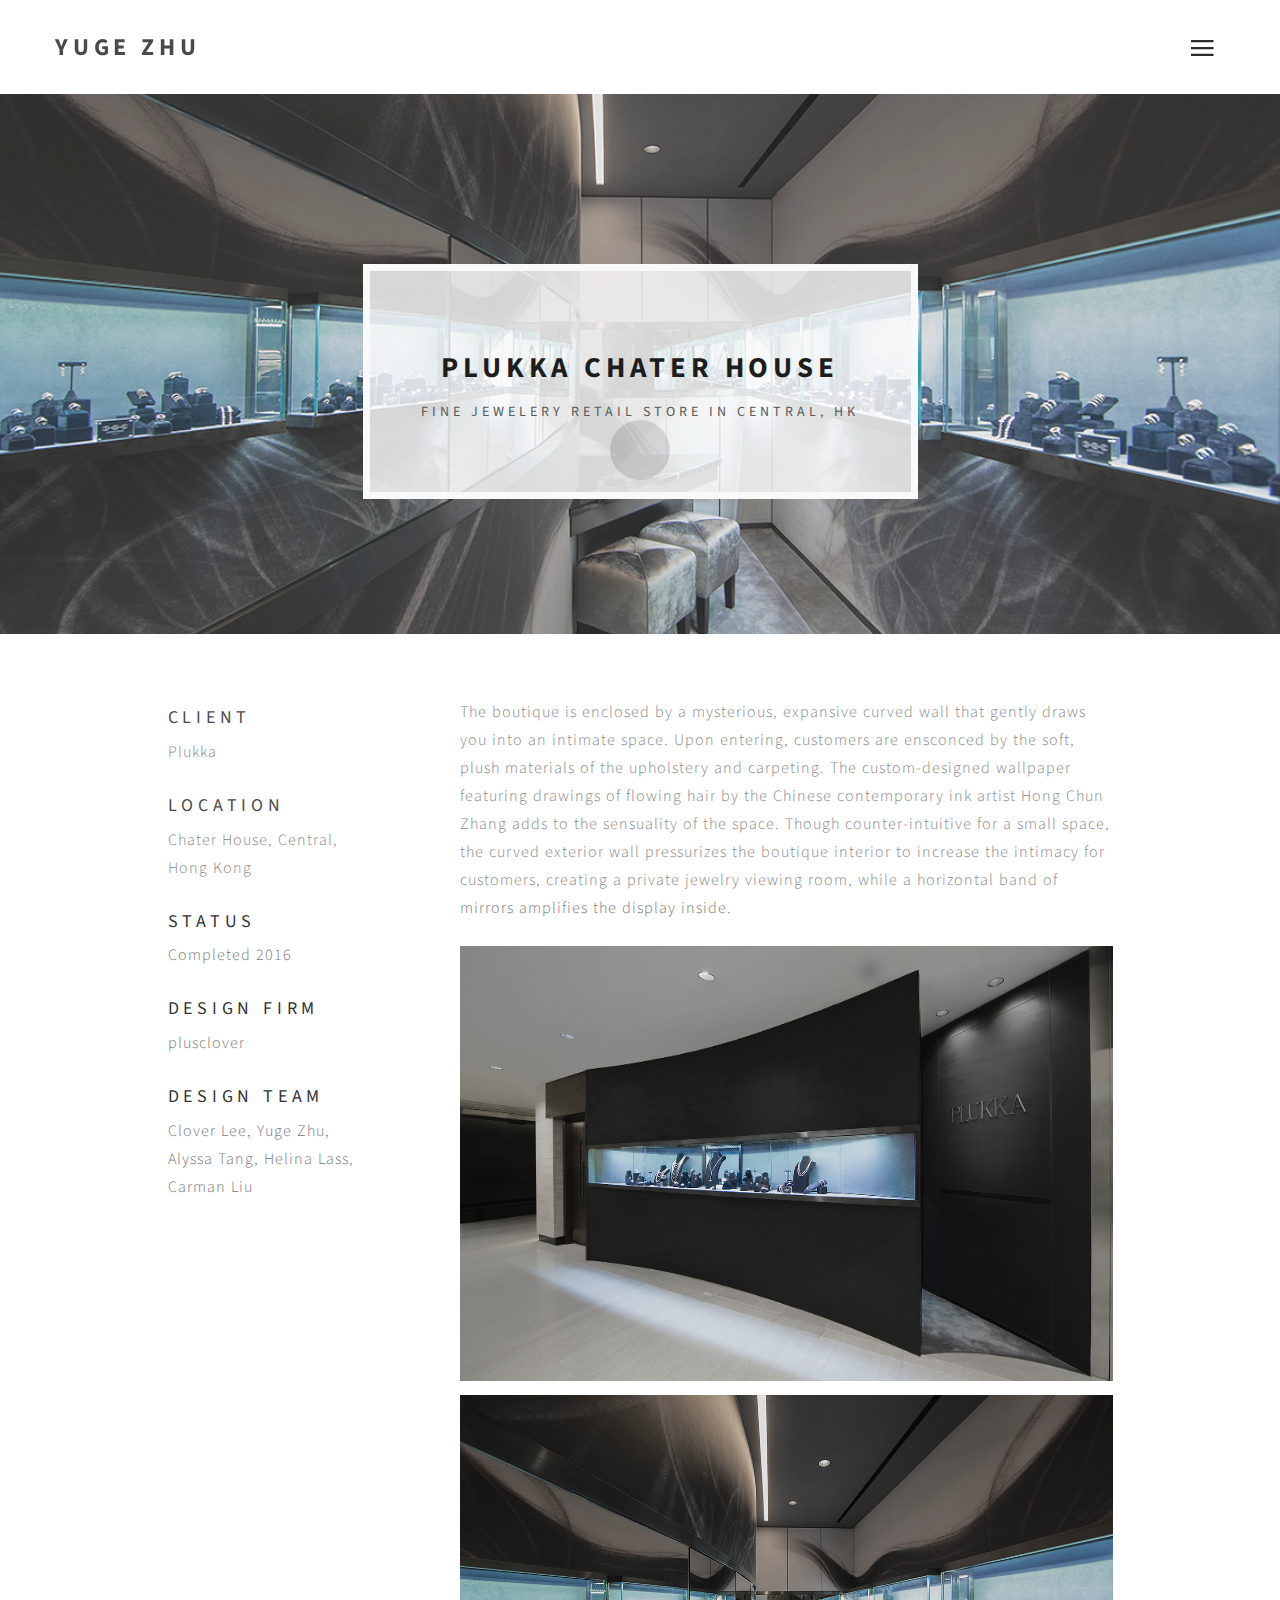
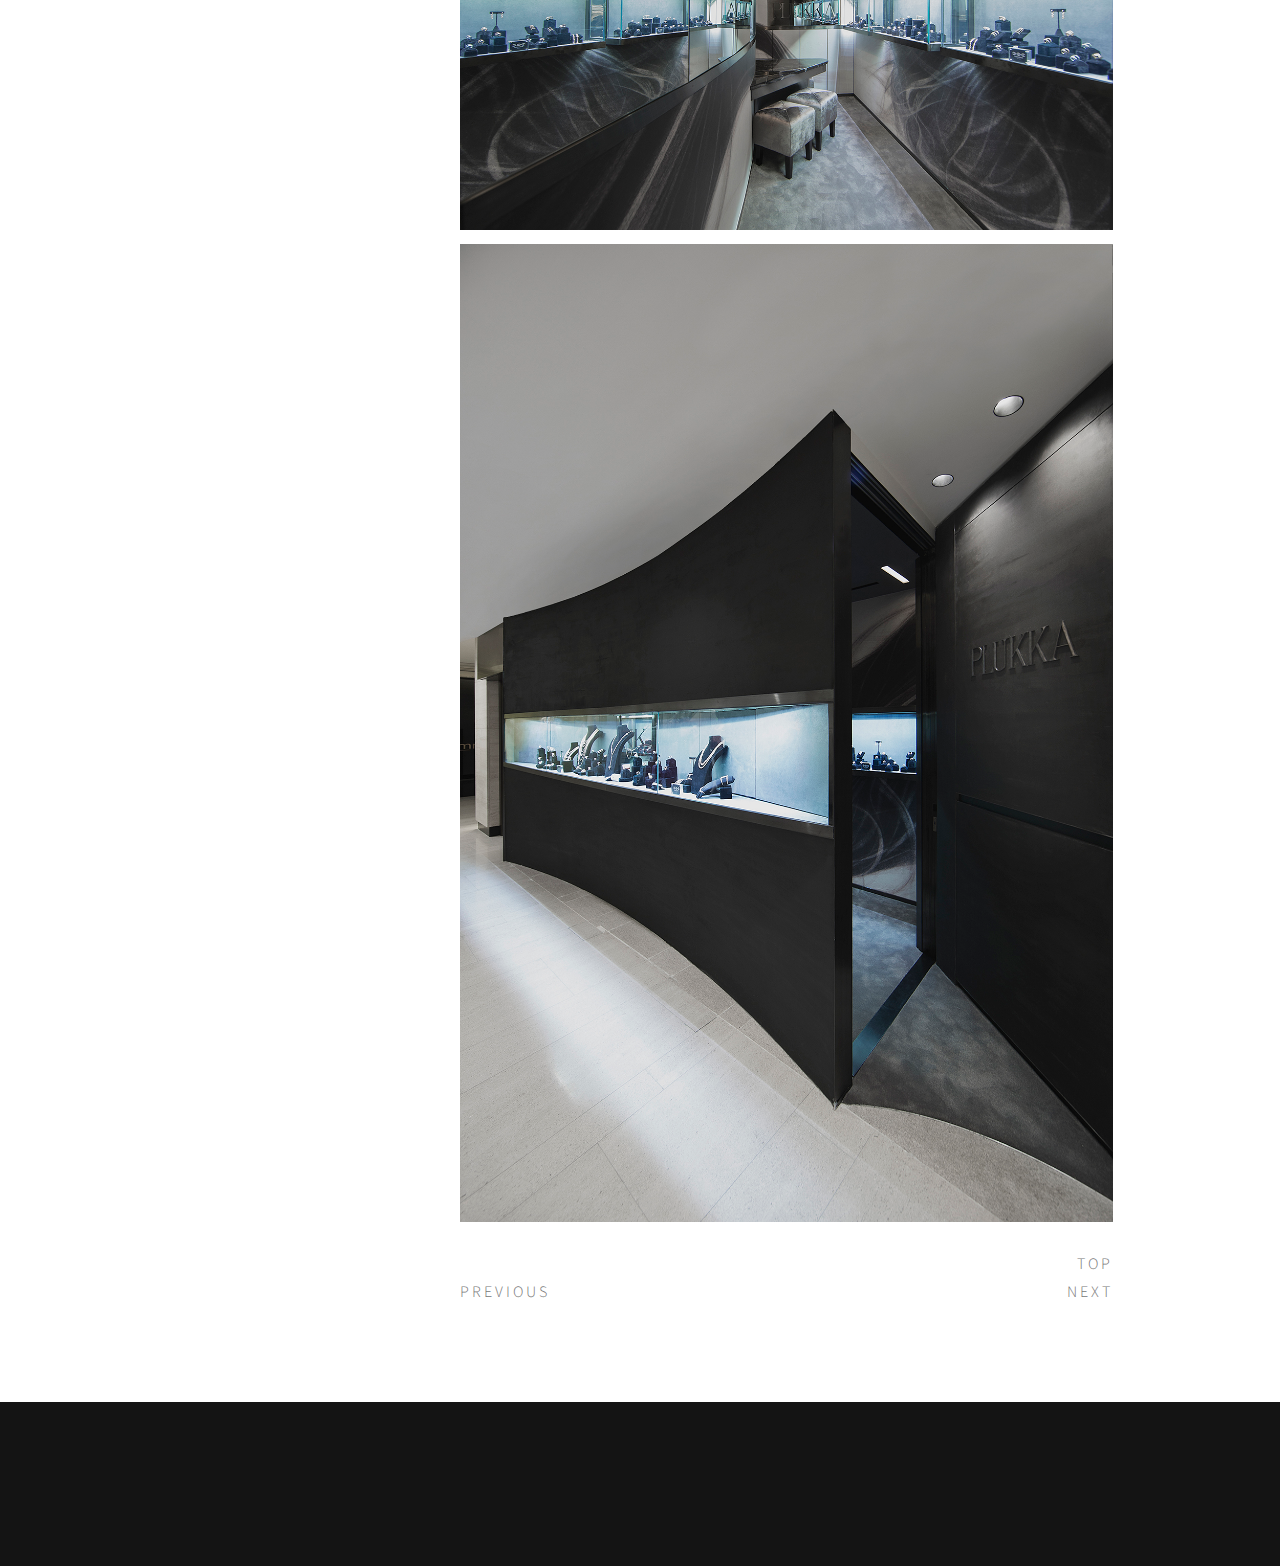
<file: plukka_chater.html>
<!DOCTYPE html>
<html lang="en">
<head>
<!--

Template 2082 Pure Mix

http://www.tooplate.com/view/2082-pure-mix

-->
	<meta charset="utf-8">
	<meta http-equiv="X-UA-Compatible" content="IE=Edge">
	<meta name="viewport" content="width=device-width, initial-scale=1">
	<meta name="keywords" content="">
	<meta name="description" content="">

	<!-- Site title
   ================================================== -->
	<title>Plukka Chater House</title>

	<!-- Bootstrap CSS
   ================================================== -->
	<link rel="stylesheet" href="css/bootstrap.min.css">

	<!-- Animate CSS
   ================================================== -->
	<link rel="stylesheet" href="css/animate.min.css">

	<!-- Font Icons CSS
   ================================================== -->
	<link rel="stylesheet" href="css/font-awesome.min.css">
	<link rel="stylesheet" href="css/ionicons.min.css">

	<!-- Main CSS
   ================================================== -->
	<link rel="stylesheet" href="css/style.css">

	<!-- Google web font 
   ================================================== -->	
  <link href='https://fonts.googleapis.com/css?family=Source+Sans+Pro:400,700,300' rel='stylesheet' type='text/css'>
	
</head>
<body>


<!-- Preloader section
================================================== -->
<div class="preloader">

	<div class="sk-spinner sk-spinner-pulse"></div>

</div>


<!-- Navigation section
================================================== -->
<div class="nav-container">
   <nav class="nav-inner transparent">

      <div class="navbar">
         <div class="container">
            <div class="row">

              <div class="brand">
                <a href="index.html">YUGE ZHU</a>
              </div>

              <div class="navicon">
                <div class="menu-container">

                  <div class="circle dark inline">
                    <i class="icon ion-navicon"></i>
                  </div>

                  <div class="list-menu">
                    <i class="icon ion-close-round close-iframe"></i>
                    <div class="intro-inner">
                     	<ul id="nav-menu">
                         <li><a href="index.html">Home</a></li>
                        <li><a href="about.html">About</a></li>
                        <li><a href="contact.html">Contact</a></li>
                      </ul>
                    </div>
                  </div>

                </div>
              </div>

            </div>
         </div>
      </div>

   </nav>
</div>


<!-- Header section
================================================== -->
<section id="header" class="header-two">
	<div class="container">
		<div class="row">

			<div class="col-md-offset-3 col-md-6 col-sm-offset-2 col-sm-8">
                <div class="wow fadeIn" data-wow-delay="1.6s">
           		 <div class="header-thumb">
              		 <h1>PLUKKA CHATER HOUSE</h1>
              		 <h3 class="wow fadeInUp" data-wow-delay="1.9s">FINE JEWELERY RETAIL STORE IN CENTRAL, HK</h3>
           		 </div>
                </div>
			</div>

		</div>
	</div>		
</section>


<!-- Single Project section
================================================== -->
<section id="single-project">
   <div class="container">
      <div class="row">

         <div class="wow fadeInUp col-md-offset-1 col-md-3 col-sm-offset-1 col-sm-4" data-wow-delay="2.3s">
			<div class="project-info">
				<h4>Client</h4>
				<p>Plukka</p>
			</div>
          
            <div class="project-info">
				<h4>LOCATION</h4>
				<p>Chater House, Central, <br>Hong Kong</p>
			</div>
          
			<div class="project-info">
				<h4>STATUS</h4>
				<p>Completed 2016</p>
			</div>
             
             <div class="project-info">
				<h4>DESIGN FIRM</h4>
                 <p><hovercolor><a href="http://plusclover.com/"> plusclover</a></hovercolor></p>
			</div>
    
			<div class="project-info">
				<h4>DESIGN TEAM</h4>
				<p>Clover Lee, Yuge Zhu, <br>Alyssa Tang, Helina Lass, <br>Carman Liu</p>
			</div>
		</div>

		<div class="wow fadeInUp col-md-7 col-sm-7" data-wow-delay="2.6s">
			<p>The boutique is enclosed by a mysterious, expansive curved wall that gently draws you into an intimate space. Upon entering, customers are ensconced by the soft, plush materials of the upholstery and carpeting. The custom-designed wallpaper featuring drawings of flowing hair by the Chinese contemporary ink artist Hong Chun Zhang adds to the sensuality of the space. Though counter-intuitive for a small space, the curved exterior wall pressurizes the boutique interior to increase the intimacy for customers, creating a private jewelry viewing room, while a horizontal band of mirrors amplifies the display inside. </p>
			<img src="images/plukka/1.jpg" class="img-responsive" alt="Single Project">
            <img src="images/plukka/2.jpg" class="img-responsive" alt="Single Project">
            <img src="images/plukka/3.jpg" class="img-responsive" alt="Single Project">
            
            <p>
                <br>
                <click>
                    <a href="#top" style="float:right">TOP</a>
                </click>
                
                <br>
                
                <click style="float:right">
                    <a class="next" href="macdonnell.html">NEXT</a>
                    <a class="project" href="macdonnell.html">MACDONNELL</a>
                </click>
                
                <click style="float:left">
                    <a class="next" href="plukka_london.html">PREVIOUS</a>
                    <a class="project" href="plukka_london.html">PLUKKA LONDON</a>
                </click>
            </p>
		</div>

      </div>
   </div>
</section>


<!-- Footer section
================================================== -->
<footer>
	<div class="container">
		<div class="row">

			<div class="col-md-12 col-sm-12">
				<ul class="social-icon wow fadeInUp"  data-wow-delay="0.6s">
					<li><a href="https://www.linkedin.com/in/yuge-zhu-7a381799/" class="fa fa-linkedin"></a></li>
					<li><a href="https://www.facebook.com/yoghurtt/" class="fa fa-facebook"></a></li>
					<li><a href="https://www.instagram.com/yo0o0og/" class="fa fa-instagram"></a></li>
					<li><a href="https://plus.google.com/104694167187094521254/" class="fa fa-google-plus"></a></li>
				</ul>
			</div>
			
		</div>
	</div>
</footer>


<!-- Javascript 
================================================== -->
<script src="js/jquery.js"></script>
<script src="js/bootstrap.min.js"></script>
<script src="js/wow.min.js"></script>
<script src="js/custom.js"></script>

</body>
</html>
</file>
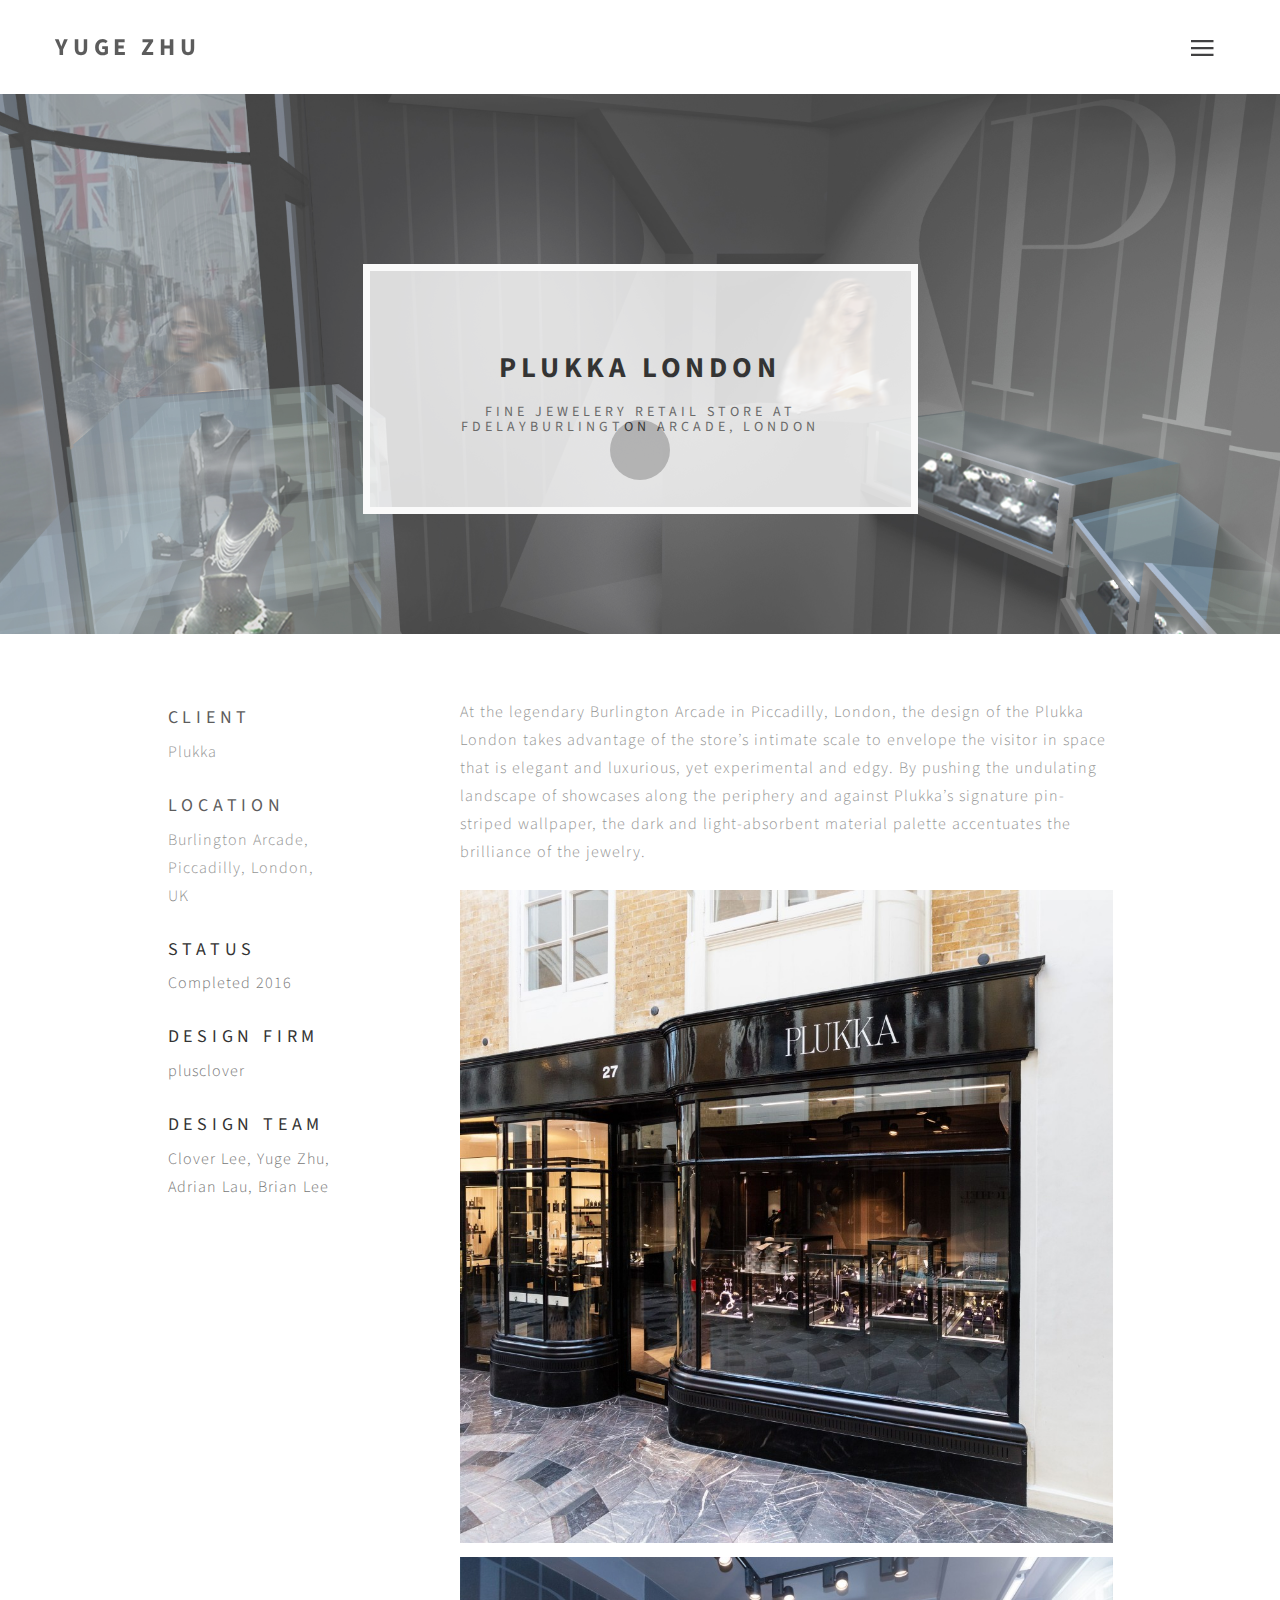
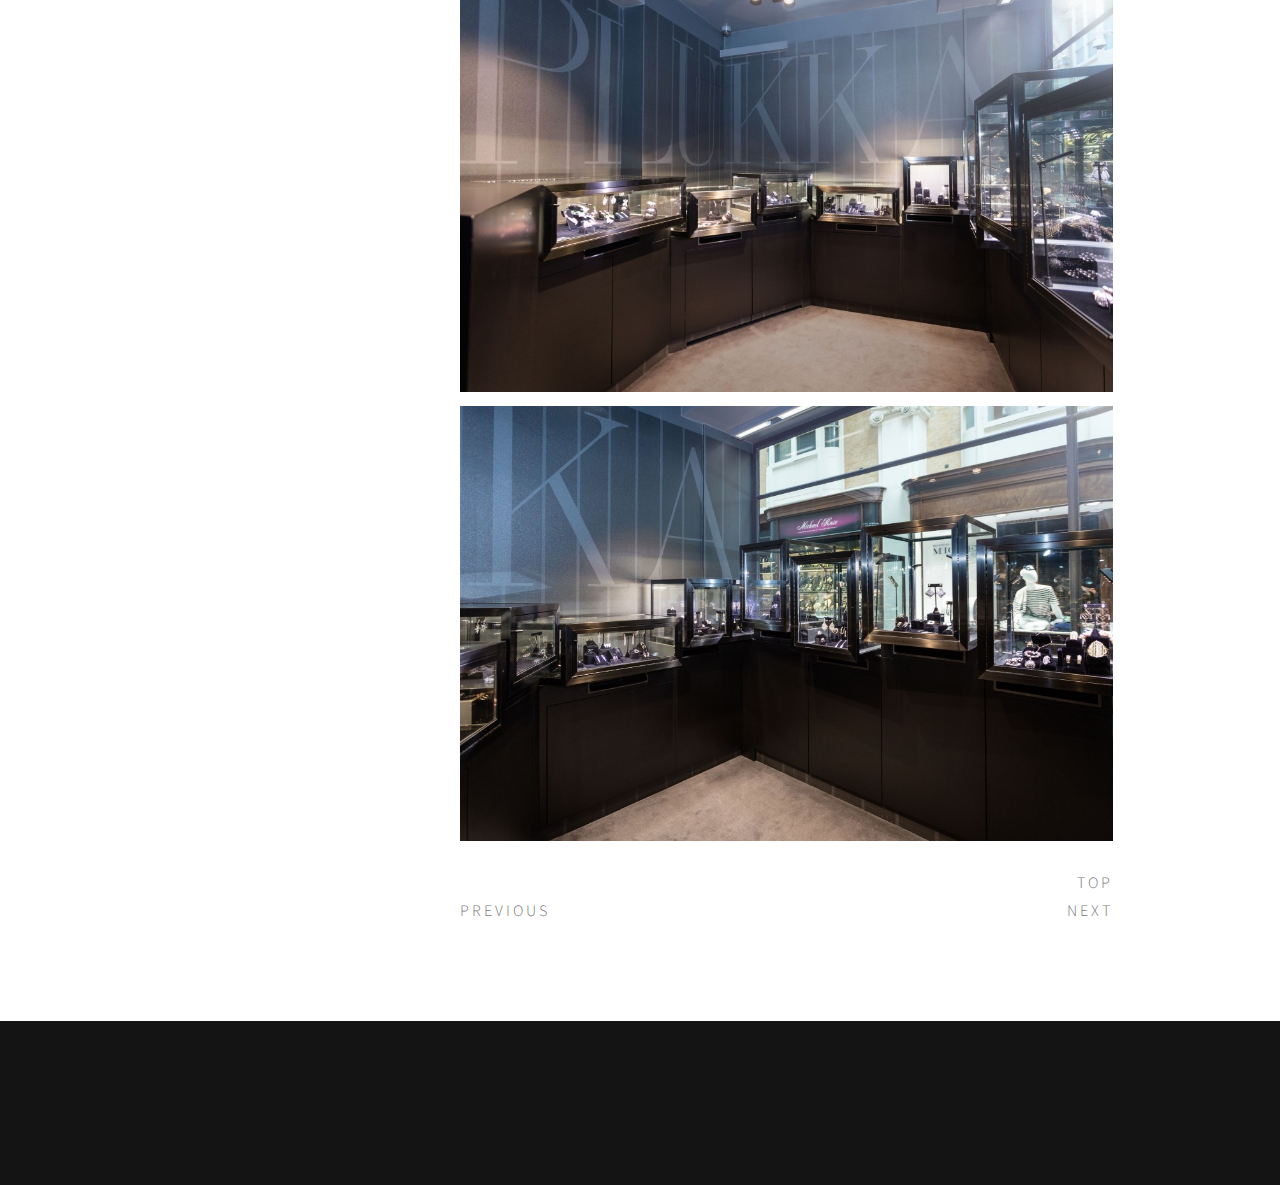
<file: plukka_london.html>
<!DOCTYPE html>
<html lang="en">
<head>
<!--

Template 2082 Pure Mix

http://www.tooplate.com/view/2082-pure-mix

-->
	<meta charset="utf-8">
	<meta http-equiv="X-UA-Compatible" content="IE=Edge">
	<meta name="viewport" content="width=device-width, initial-scale=1">
	<meta name="keywords" content="">
	<meta name="description" content="">

	<!-- Site title
   ================================================== -->
	<title>Plukka London</title>

	<!-- Bootstrap CSS
   ================================================== -->
	<link rel="stylesheet" href="css/bootstrap.min.css">

	<!-- Animate CSS
   ================================================== -->
	<link rel="stylesheet" href="css/animate.min.css">

	<!-- Font Icons CSS
   ================================================== -->
	<link rel="stylesheet" href="css/font-awesome.min.css">
	<link rel="stylesheet" href="css/ionicons.min.css">

	<!-- Main CSS
   ================================================== -->
	<link rel="stylesheet" href="css/style.css">

	<!-- Google web font 
   ================================================== -->	
  <link href='https://fonts.googleapis.com/css?family=Source+Sans+Pro:400,700,300' rel='stylesheet' type='text/css'>
	
</head>
<body>


<!-- Preloader section
================================================== -->
<div class="preloader">

	<div class="sk-spinner sk-spinner-pulse"></div>

</div>


<!-- Navigation section
================================================== -->
<div class="nav-container">
   <nav class="nav-inner transparent">

      <div class="navbar">
         <div class="container">
            <div class="row">

              <div class="brand">
                <a href="index.html">YUGE ZHU</a>
              </div>

              <div class="navicon">
                <div class="menu-container">

                  <div class="circle dark inline">
                    <i class="icon ion-navicon"></i>
                  </div>

                  <div class="list-menu">
                    <i class="icon ion-close-round close-iframe"></i>
                    <div class="intro-inner">
                     	<ul id="nav-menu">
                         <li><a href="index.html">Home</a></li>
                        <li><a href="about.html">About</a></li>
                        <li><a href="contact.html">Contact</a></li>
                      </ul>
                    </div>
                  </div>

                </div>
              </div>

            </div>
         </div>
      </div>

   </nav>
</div>


<!-- Header section
================================================== -->
<section id="header" class="header-three">
	<div class="container">
		<div class="row">

			<div class="col-md-offset-3 col-md-6 col-sm-offset-2 col-sm-8">
                <div class="wow fadeIn" data-wow-delay="1.6s">
           		 <div class="header-thumb">
              		 <h1>PLUKKA LONDON</h1>
              		 <h3 class="wow fadeInUp" data-wow-delay="1.9s">FINE JEWELERY RETAIL STORE AT <br>FdelayBURLINGTON ARCADE, LONDON</h3>
           		 </div>
                </div>
			</div>

		</div>
	</div>		
</section>


<!-- Single Project section
================================================== -->
<section id="single-project">
   <div class="container">
      <div class="row">

         <div class="wow fadeInUp col-md-offset-1 col-md-3 col-sm-offset-1 col-sm-4" data-wow-delay="2.3s">
			<div class="project-info">
				<h4>Client</h4>
				<p>Plukka</p>
			</div>
          
            <div class="project-info">
				<h4>LOCATION</h4>
				<p>Burlington Arcade, <br>Piccadilly, London, <br>UK</p>
			</div>
          
			<div class="project-info">
				<h4>STATUS</h4>
				<p>Completed 2016</p>
			</div>
             
             <div class="project-info">
				<h4>DESIGN FIRM</h4>
                 <p><hovercolor><a href="http://plusclover.com/"> plusclover</a></hovercolor></p>
			</div>
    
			<div class="project-info">
				<h4>DESIGN TEAM</h4>
				<p>Clover Lee, Yuge Zhu, <br>Adrian Lau, Brian Lee</p>
			</div>
		</div>

		<div class="wow fadeInUp col-md-7 col-sm-7" data-wow-delay="2.6s">
			<p>At the legendary Burlington Arcade in Piccadilly, London, the design of the Plukka London takes advantage of the store’s intimate scale to envelope the visitor in space that is elegant and luxurious, yet experimental and edgy. By pushing the undulating landscape of showcases along the periphery and against Plukka’s signature pin-striped wallpaper, the dark and light-absorbent material palette accentuates the brilliance of the jewelry. </p>
			<img src="images/plukka_l/3.jpg" class="img-responsive" alt="Single Project">
            <img src="images/plukka_l/1.jpg" class="img-responsive" alt="Single Project">
            <img src="images/plukka_l/2.jpg" class="img-responsive" alt="Single Project">
            
            <p>
                <br>
                <click>
                    <a href="#top" style="float:right">TOP</a>
                </click>
                
                <br>

                
                <click style="float:right">
                    <a class="next" href="plukka_chater.html">NEXT</a>
                    <a class="project" href="plukka_chater.html">PLUKKA CHATER</a>
                </click>
                
                <click style="float:left">
                    <a class="next" href=skin_wrapping.html>PREVIOUS</a>
                    <a class="project" href=skin_wrapping.html>SKIN WRAPPING</a>
                </click>
            </p>
            
		</div>

      </div>
   </div>
</section>


<!-- Footer section
================================================== -->
<footer>
	<div class="container">
		<div class="row">

			<div class="col-md-12 col-sm-12">
				<ul class="social-icon wow fadeInUp"  data-wow-delay="0.6s">
					<li><a href="https://www.linkedin.com/in/yuge-zhu-7a381799/" class="fa fa-linkedin"></a></li>
					<li><a href="https://www.facebook.com/yoghurtt/" class="fa fa-facebook"></a></li>
					<li><a href="https://www.instagram.com/yo0o0og/" class="fa fa-instagram"></a></li>
					<li><a href="https://plus.google.com/104694167187094521254/" class="fa fa-google-plus"></a></li>
				</ul>
			</div>
			
		</div>
	</div>
</footer>


<!-- Javascript 
================================================== -->
<script src="js/jquery.js"></script>
<script src="js/bootstrap.min.js"></script>
<script src="js/wow.min.js"></script>
<script src="js/custom.js"></script>

</body>
</html>
</file>
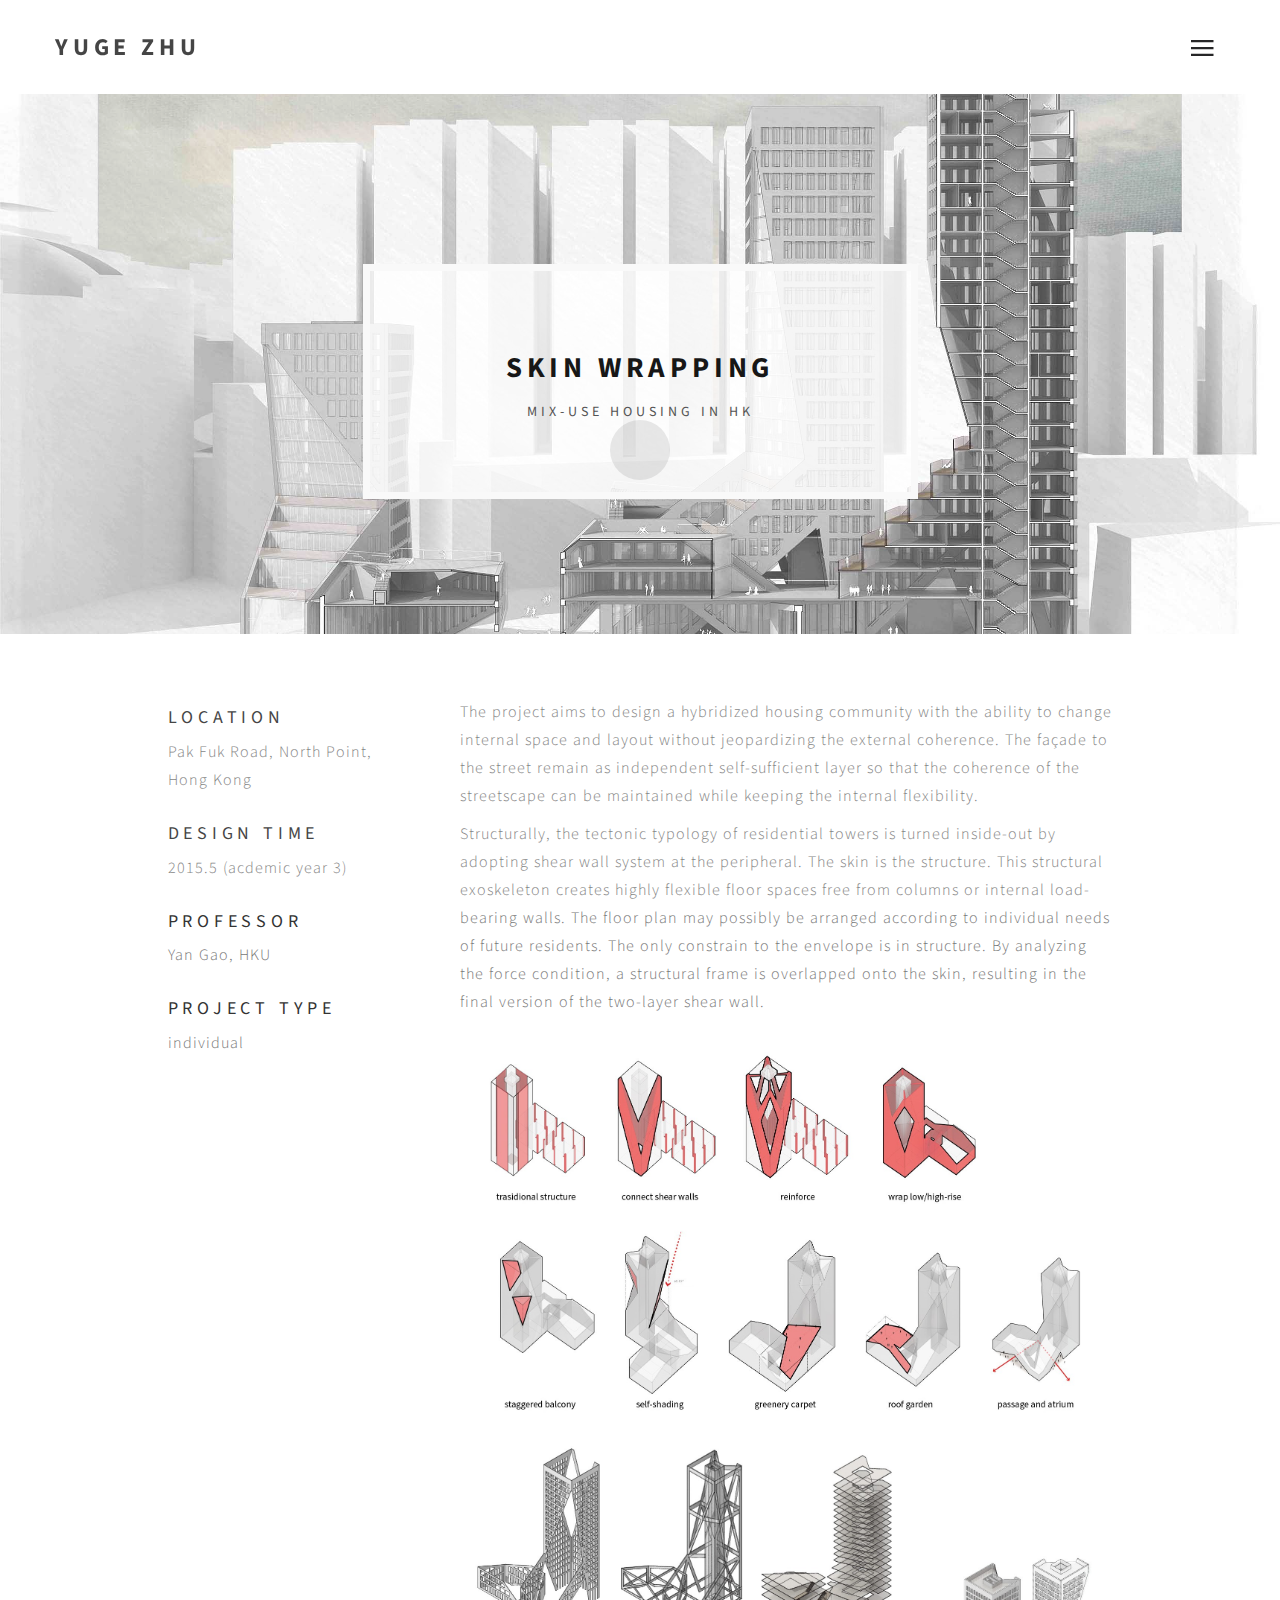
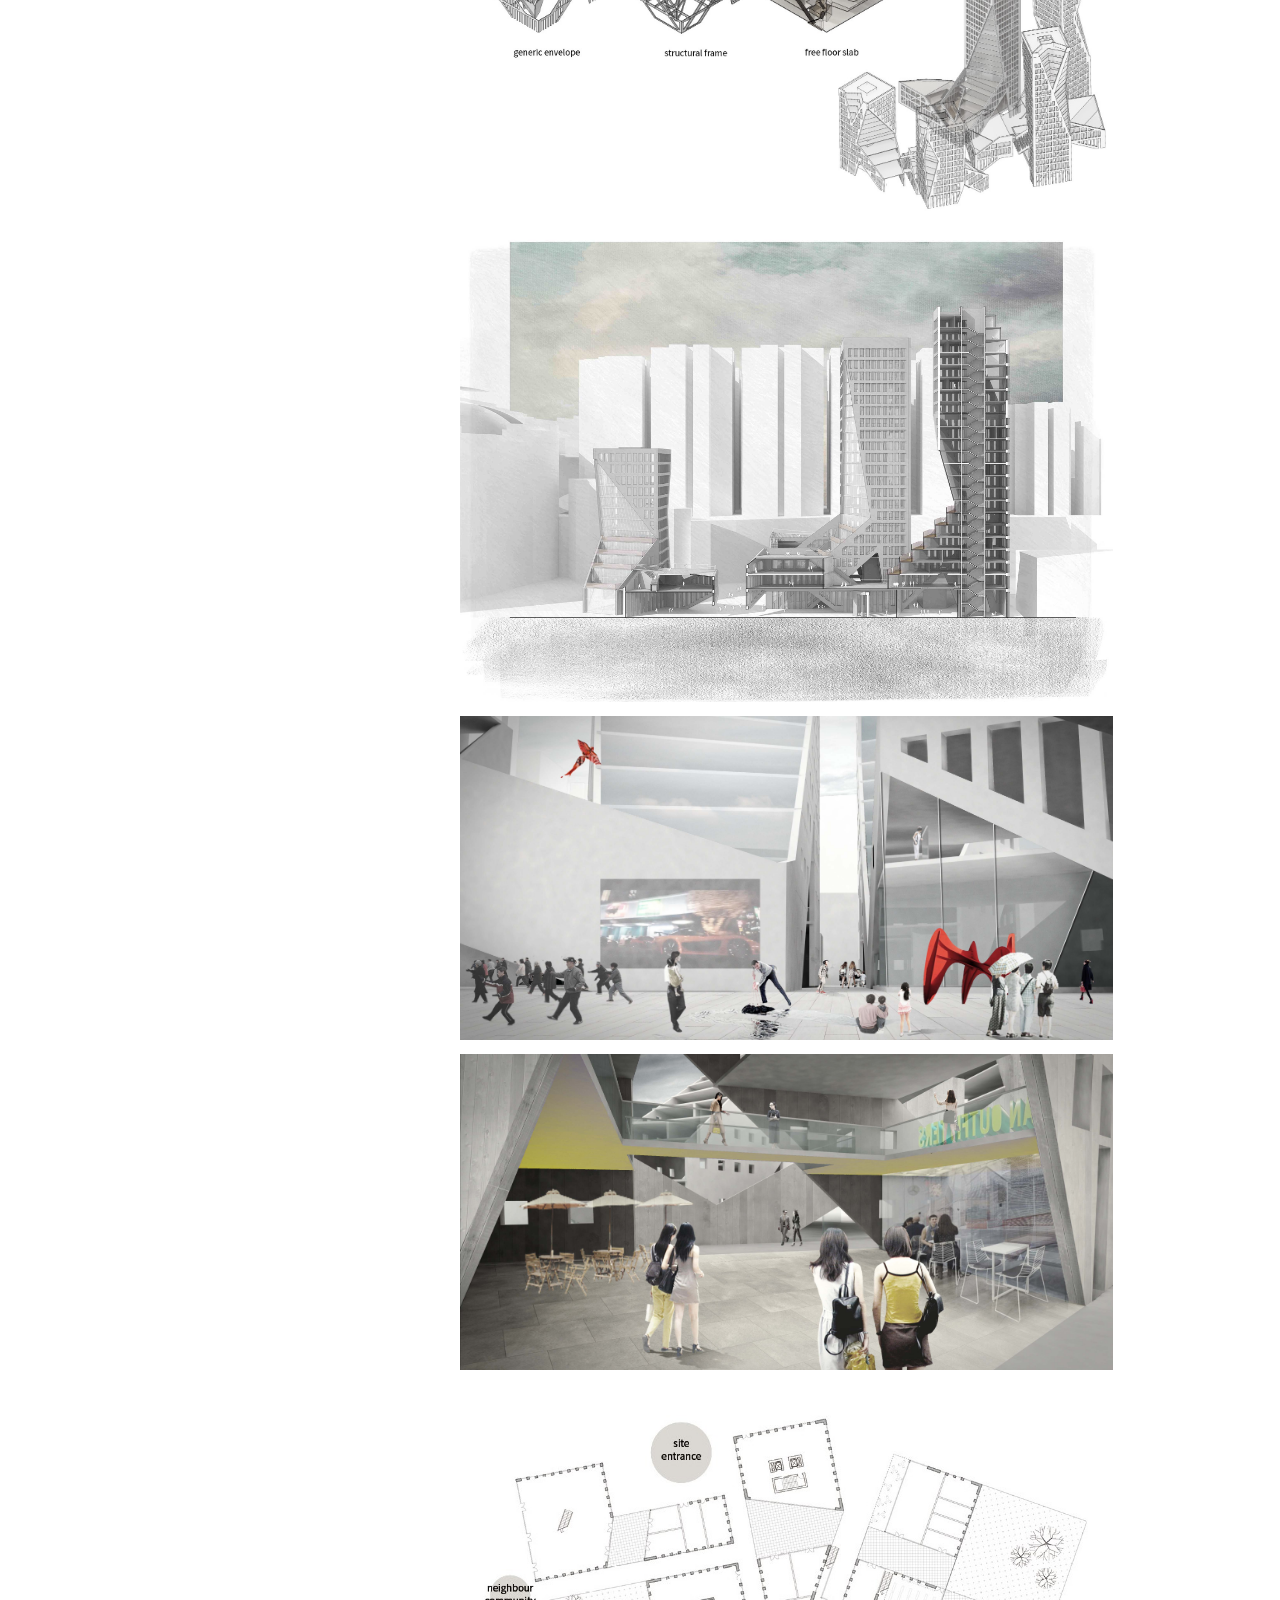
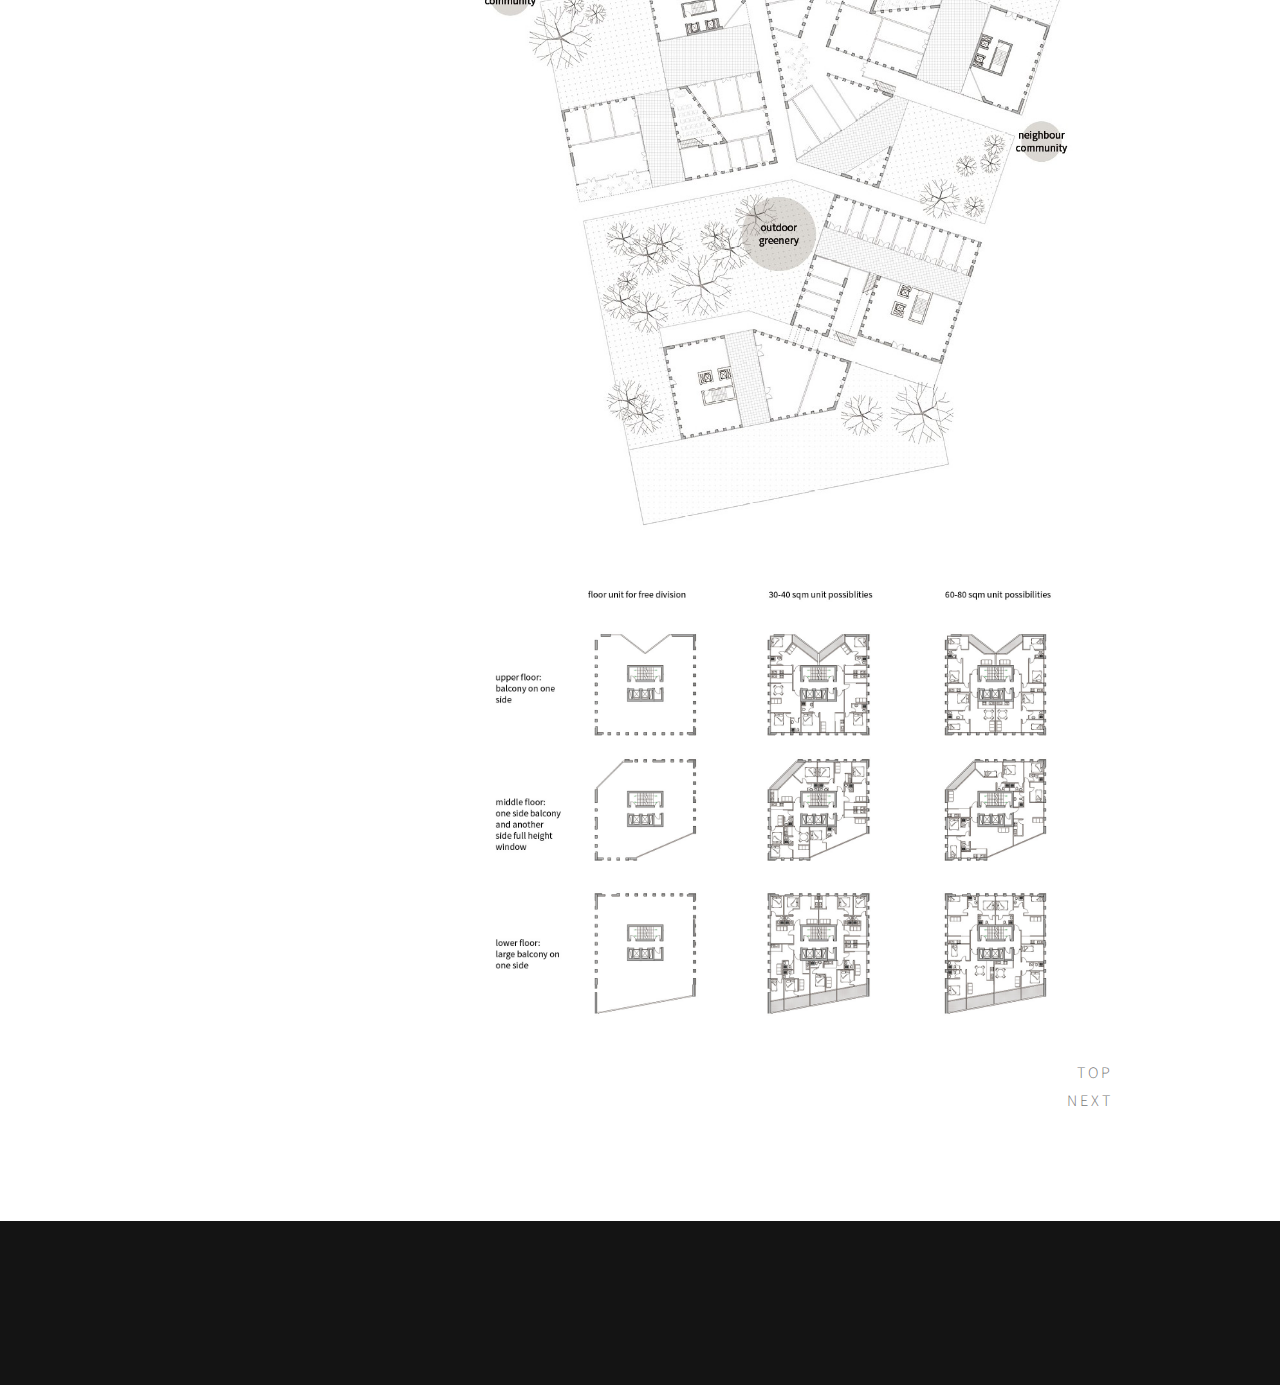
<file: skin_wrapping.html>
<!DOCTYPE html>
<html lang="en">
<head>
<!--

Template 2082 Pure Mix

http://www.tooplate.com/view/2082-pure-mix

-->
	<meta charset="utf-8">
	<meta http-equiv="X-UA-Compatible" content="IE=Edge">
	<meta name="viewport" content="width=device-width, initial-scale=1">
	<meta name="keywords" content="">
	<meta name="description" content="">

	<!-- Site title
   ================================================== -->
	<title>Skin Wrapping</title>

	<!-- Bootstrap CSS
   ================================================== -->
	<link rel="stylesheet" href="css/bootstrap.min.css">

	<!-- Animate CSS
   ================================================== -->
	<link rel="stylesheet" href="css/animate.min.css">

	<!-- Font Icons CSS
   ================================================== -->
	<link rel="stylesheet" href="css/font-awesome.min.css">
	<link rel="stylesheet" href="css/ionicons.min.css">

	<!-- Main CSS
   ================================================== -->
	<link rel="stylesheet" href="css/style.css">

	<!-- Google web font 
   ================================================== -->	
  <link href='https://fonts.googleapis.com/css?family=Source+Sans+Pro:400,700,300' rel='stylesheet' type='text/css'>
	
</head>
<body>


<!-- Preloader section
================================================== -->
<div class="preloader">

	<div class="sk-spinner sk-spinner-pulse"></div>

</div>


<!-- Navigation section
================================================== -->
<div class="nav-container">
   <nav class="nav-inner transparent">

      <div class="navbar">
         <div class="container">
            <div class="row">

              <div class="brand">
                <a href="index.html">YUGE ZHU</a>
              </div>

              <div class="navicon">
                <div class="menu-container">

                  <div class="circle dark inline">
                    <i class="icon ion-navicon"></i>
                  </div>

                  <div class="list-menu">
                    <i class="icon ion-close-round close-iframe"></i>
                    <div class="intro-inner">
                     	<ul id="nav-menu">
                         <li><a href="index.html">Home</a></li>
                        <li><a href="about.html">About</a></li>
                        <li><a href="contact.html">Contact</a></li>
                      </ul>
                    </div>
                  </div>

                </div>
              </div>

            </div>
         </div>
      </div>

   </nav>
</div>


<!-- Header section
================================================== -->
<section id="header" class="header-five">
	<div class="container">
		<div class="row">

			<div class="col-md-offset-3 col-md-6 col-sm-offset-2 col-sm-8">
                <div class="wow fadeIn" data-wow-delay="1.6s">
           		 <div class="header-thumb">
              		 <h1>SKIN WRAPPING</h1>
              		 <h3 class="wow fadeInIn" data-wow-delay="1.9s">MIX-USE HOUSING IN HK</h3>
           		 </div>
                </div>
			</div>

		</div>
	</div>		
</section>


<!-- Single Project section
================================================== -->
<section id="single-project">
   <div class="container">
      <div class="row">

         <div class="wow fadeInUp col-md-offset-1 col-md-3 col-sm-offset-1 col-sm-4" data-wow-delay="2.3s">
          
            <div class="project-info">
				<h4>LOCATION</h4>
				<p>Pak Fuk Road, North Point, <br>Hong Kong
            </div>

          
			<div class="project-info">
				<h4>DESIGN TIME</h4>
				<p>2015.5 (acdemic year 3)</p>
			</div>
             
             <div class="project-info">
				<h4>PROFESSOR</h4>
                 <p>Yan Gao, HKU</p>
			</div>
    
			<div class="project-info">
				<h4>PROJECT TYPE</h4>
				<p>individual</p>
			</div>
		</div>

		<div class="wow fadeInUp col-md-7 col-sm-7" data-wow-delay="2.6s">
			<p>The project aims to design a hybridized housing community with the ability to change internal space and layout without jeopardizing the external coherence. The façade to the street remain as independent self-sufficient layer so that the coherence of the streetscape can be maintained while keeping the internal flexibility. </p>
            <p>Structurally, the tectonic typology of residential towers is turned inside-out by adopting shear wall system at the peripheral. The skin is the structure. This structural exoskeleton creates highly flexible floor spaces free from columns or internal load-bearing walls. The floor plan may possibly be arranged according to individual needs of future residents. The only constrain to the envelope is in structure. By analyzing the force condition, a structural frame is overlapped onto the skin, resulting in the final version of the two-layer shear wall.</p>
			<img src="images/Skin_wrapping/1.jpg" class="img-responsive" alt="Single Project">
            <img src="images/Skin_wrapping/2.jpg" class="img-responsive" alt="Single Project">
            <img src="images/Skin_wrapping/3.jpg" class="img-responsive" alt="Single Project">
            <img src="images/Skin_wrapping/4.jpg" class="img-responsive" alt="Single Project">
            <img src="images/Skin_wrapping/5.jpg" class="img-responsive" alt="Single Project">
            <img src="images/Skin_wrapping/6.jpg" class="img-responsive" alt="Single Project">
            <img src="images/Skin_wrapping/7.jpg" class="img-responsive" alt="Single Project">
            
            
            <p align="right">
                <br>
                <click>
                    <a href="#top" style="float:right">TOP</a>
                </click>
                
                <br>
                <click>
                    <a class="next" href="plukka_london.html">NEXT</a>
                <a class="project" href="plukka_london.html">PLUKKA LONDON</a>
                </click>
            </p>
            

		</div>
          

      </div>
   </div>
</section>


<!-- Footer section
================================================== -->
<footer>
	<div class="container">
		<div class="row">

			<div class="col-md-12 col-sm-12">
				<ul class="social-icon wow fadeInUp"  data-wow-delay="0.6s">
					<li><a href="https://www.linkedin.com/in/yuge-zhu-7a381799/" class="fa fa-linkedin"></a></li>
					<li><a href="https://www.facebook.com/yoghurtt/" class="fa fa-facebook"></a></li>
					<li><a href="https://www.instagram.com/yo0o0og/" class="fa fa-instagram"></a></li>
					<li><a href="https://plus.google.com/104694167187094521254/" class="fa fa-google-plus"></a></li>
				</ul>
			</div>
			
		</div>
	</div>
</footer>


<!-- Javascript 
================================================== -->
<script src="js/jquery.js"></script>
<script src="js/bootstrap.min.js"></script>
<script src="js/wow.min.js"></script>
<script src="js/custom.js"></script>

</body>
</html>
</file>
<file: css/style.css>
/*

Template 2082 Pure Mix

http://www.tooplate.com/view/2082-pure-mix

*/

/* Body 
------------------------------------- */
body {
		background: #ffffff;
    font-family: 'Source Sans Pro', sans-serif, "仿宋";
    font-style: normal;
    font-weight: 300;
    position: relative;
}

.font2{
    "仿宋"；
}


html,body {
  width: 100%;
  overflow-x: hidden;
}

html {
  font-size: 100%;
}


/* Typography
------------------------------------- */

h1,h2,h3,h4 {
  font-weight: 400;
  letter-spacing: 0.3rem;
  text-transform: uppercase;
}

h1 {
  color: #000;
  font-size: 1.8rem;
  font-weight: 700;
}

h2 {
  color: #ffffff;
  font-size: 1rem;
}

h3 {
  color: #444;
  font-size: 14px;
  letter-spacing: 4px;
}

h5 {
  font-weight: 400;
  letter-spacing: 1px;
}

p {
  color: #777;
  font-size: 16px;
  line-height: 28px;
  word-spacing: 1px;
  letter-spacing: 1px;
}

a {
  outline: none;
  text-decoration: none;
}
a,
a:hover,
a:focus {
  color: inherit;
  text-decoration: none;
  outline: 0;
  -webkit-transition: all 0.25s ease-out;
  -moz-transition: all 0.25s ease-out;
  -ms-transition: all 0.25s ease-out;
  -o-transition: all 0.25s ease-out;
  transition: all 0.25s ease-out;
}

img {
  width: 100%;
  max-width: 100%;
}


/* preloader styles
/* ========================================== */
.preloader {
    position: fixed;
    top: 0;
    left: 0;
    width: 100%;
    height: 100%;
    z-index: 99999;
    display: flex;
    flex-flow: row nowrap;
    justify-content: center;
    align-items: center;
    background: none repeat scroll 0 0 #fff;
}

.sk-spinner-pulse {
  width: 60px;
  height: 60px;
  background-color: #111112;
  border-radius: 100%;
  -webkit-animation: sk-pulseScaleOut 1s infinite ease-in-out;
          animation: sk-pulseScaleOut 1s infinite ease-in-out; }

@-webkit-keyframes sk-pulseScaleOut {
  0% {
    -webkit-transform: scale(0);
            transform: scale(0); }
  100% {
    -webkit-transform: scale(1);
            transform: scale(1);
    opacity: 0; } }

@keyframes sk-pulseScaleOut {
  0% {
    -webkit-transform: scale(0);
            transform: scale(0); }
  100% {
    -webkit-transform: scale(1);
            transform: scale(1);
    opacity: 0; } }



/* navigation styles
/* ========================================== */
.nav-container,
nav {
  overflow: visible;
  transition: all 0.3s ease;
  -webkit-transition: all 0.3s ease;
  -moz-transition: all 0.3s ease;
}

nav {
  -webkit-backface-visibility: hidden;
  backface-visibility: hidden;
  transition: all 0.3s ease;
  -webkit-transition: all 0.3s ease;
  -moz-transition: all 0.3s ease;
}

nav a {
  color: #333333;
}

.navbar {
  background: transparent;
  height: 94px;
  max-height: 94px;
  margin: 0;
  border-radius: 0;
  transition: all 0.3s ease;
  -webkit-transition: all 0.3s ease;
  -moz-transition: all 0.3s ease;
}

.brand {
  float: left;
  padding: 30px 0 0;
  transition: all 0.3s ease;
  -webkit-transition: all 0.3s ease;
  -moz-transition: all 0.3s ease;
  text-transform: uppercase;
  letter-spacing: 0.3rem;
}
.brand a {
  color: #333;
  font-size: 24px;
  font-weight: 700;
  opacity: 1;
  text-decoration: none;
}

.navicon {  
  position: relative;
  right: 0;
  display: -webkit-flex;
  display: -ms-flexbox;
  display: flex;
  -webkit-justify-content: flex-end;
  -ms-flex-pack: end;
  justify-content: flex-end;
  padding: 20px 0 0;
}

nav ul {
  display: inline-block;
}

nav ul.right {
  float: right;
  right: 0
}

#nav-menu a {
  font-weight: 300;
  font-size: 26px;
  color: #ffffff;
  text-transform: uppercase;
  letter-spacing: 0.3rem;
}

#nav-menu li {
  list-style: none;
  padding: 6px;
}

.nav-text-light a {
  color: #ffffff;
}

.sticky .nav-text-light a {
  color: #555555;
}

.sticky nav.nav-inner .navbar {
  height: 70px;
  max-height: 70px;
  margin: 0;
  background: #ffffff;
}

.sticky nav.transparent .navbar {
  background: transparent;
}

@media all and (max-width: 990px) {
  .nav-text-light a {
    color: #555555;
  }
  .nav-inner {
    background: #ffffff;
  }
  .transparent {
    background: transparent;
  }
  .navicon {
    padding-right: 10px;
  }
  nav ul.right {
  float: left;
  }
}

a.icon {
  font-size: 32px;
  padding-right: 20px;
}



.intro-inner {  
  position: absolute;
  left: 50%;
  top: 50%;
  -webkit-transform: translate(-50%, -50%);
      -ms-transform: translate(-50%, -50%);
          transform: translate(-50%, -50%);
  width: 100%;
  text-align: center;
}

.close {
  font-family: inherit;
  font-size: 32px;
  font-weight: 300;
  text-shadow: none;
}
.close:focus {
  outline: 0px auto -webkit-focus-ring-color;
}

.circle {
  width: 45px;
  height: 45px;
  text-align: center;
  margin: 0 auto;
  position: absolute;
  top: 50%;
  left: 50%;
  margin-top: -40px;
  margin-left: -40px;
  border-radius: 50%;
  transition: all 0.3s ease;
  -webkit-transition: all 0.3s ease;
  -moz-transition: all 0.3s ease;
  cursor: pointer;
  z-index: 99;
  padding: 4px 0 0;
}

.circle i {
  font-size: 36px;
  color: #111112;
}

.circle.dark {
  border-color: #292929;
}

.circle.dark:before {
  border-color: transparent transparent transparent #292929;
}

.circle.large {
  height: 120px;
  width: 120px;
  margin-top: -60px;
  margin-left: -60px;
}

.circle.large:before {
  margin-top: -18px;
  margin-left: -10px;
  content: '';
  width: 0;
  height: 0;
  border-style: solid;
  border-width: 20px 0 20px 31.0px;
  border-color: transparent transparent transparent #ffffff;
}

.circle.large.dark:before {
  border-color: transparent transparent transparent #292929;
}

.circle.inline {
  position: relative;
  top: 0;
  left: 0;
  margin-top: 0;
  margin-left: 0;
  display: inline-block;
  z-index: 0;
}

@media all and (max-width: 767px) {
  .circle.large {
    width: 90px;
    height: 90px;
    margin-top: -45px;
  }
  .circle.large:before {
    margin-top: -14px;
    margin-left: -8px;
    content: '';
    width: 0;
    height: 0;
    border-style: solid;
    border-width: 15px 0 15px 25.0px;
    border-color: transparent transparent transparent #fff;
  }
}

.list-menu {
  position: fixed;
  visibility: hidden;
  width: 100%;
  height: 100%;
  top: 0;
  left: 0;
  z-index: 9999999;
  background: rgba(0, 0, 0, 0.9);
  transition: all 0.6s ease;
  -webkit-transition: all 0.6s ease;
  -moz-transition: all 0.6s ease;
  opacity: 0;
  z-index: -1;
}

.list-menu.reveal-modal {
  opacity: 1;
  z-index: 999999;
  visibility: visible;
}

.list-menu .ion-close-round {
  font-size: 31px;
  position: absolute;
  top: 32px;
  right: 32px;
  color: #fff;
  cursor: pointer;
}

/* header section styles
/* ========================================== */
#header {
  -webkit-background-size: cover;
  background-size: cover;
  background-position: center center;
  text-align: center;
  padding-top: 130px;
  padding-bottom: 100px;
}

#header .header-thumb {
  background: rgba(255, 255, 255, 0.8);
  border: 7px solid #f9f9f9 ;
  padding: 62px 20px 62px 20px;
}

.header-one .header-thumb,
.header-two .header-thumb,
.header-three .header-thumb,
.header-four .header-thumb,
.header-five .header-thumb,
.header-six .header-thumb,
.header-seven .header-thumb,
.header-me .header-thumb,
{
  padding: 32px 20px 32px 20px !important;
}

.header-one, .header-two,
.header-three, .header-four,
.header-five,
.header-six,
.header-seven,
.header-me {
  height: 60vh !important;
  min-height: 520px;
  padding-top: 170px !important;
}

.header-one {
  background: url('../images/header-bg.jpg') no-repeat;
}
.header-two {
  background: url('../images/header2-bg.jpg') no-repeat;
}
.header-three {
  background: url('../images/header3-bg.jpg') no-repeat;
}
.header-four {
  background: url('../images/header4-bg.jpg') no-repeat;
}
.header-five {
  background: url('../images/header5-bg.jpg') no-repeat;
}
.header-six {
  background: url('../images/header6-bg.jpg') no-repeat;
}
.header-seven {
  background: url('../images/header7-bg.png') no-repeat;
}
.header-me {
  background: url('../images/headerme-bg.jpg') no-repeat;
}

/* Portfolio section styles
/* ========================================== */
#portfolio {
  text-align: center;
  padding-top: 3rem;
  padding-bottom: 6rem;
}

#portfolio img {
  width: 100%;
}

#portfolio .portfolio-thumb {
  position: relative;
  overflow: hidden;
  margin: 0;
} 

#portfolio .portfolio-thumb .portfolio-overlay {
  background: #141414;
  position: absolute;
  top: 0;
  right: 0;
  bottom: 0;
  left: 0;
  width: 100%;
  height: 100%;
  opacity: 0;
  -webkit-transition: all 0.4s ease-in-out;
  transition: all 0.4s ease-in-out;
}

#portfolio .portfolio-thumb:hover .portfolio-overlay {
  opacity: 0.9;
}

#portfolio .portfolio-thumb .portfolio-overlay .portfolio-item {
    text-align: center;
    padding: 30% 20px 20px;
}

#portfolio .portfolio-thumb .portfolio-overlay .fa {
    background: #f9f9f9;
    border-radius: 100px;
    color: #141414;
    font-size: 1.3rem;
    display: inline-block;
    width: 3.5rem;
    height: 3.5rem;
    line-height: 3.5rem;
    text-align: center;
    text-decoration: none;
    margin-bottom: 4px;
}
#portfolio .portfolio-thumb h2.portfolio-overlay{
    margin-top: 45%;
}
/*filter css*/
.filter-wrapper {
    width: 100%;
    margin-bottom: 32px;
    overflow: hidden;
}

.filter-wrapper li {
    display: inline-block;
    margin: 4px;
}

.filter-wrapper li a {
    color: #666;
    font-size: 13px;
    font-weight: 400;
    letter-spacing: 2px;
    padding: 8px 17px;
    margin-right: 2px;
    margin-left: 2px;
    text-transform: uppercase;
    display: block;
    text-decoration: none;
    transition: all 0.4s ease-in-out;
}
.filter-wrapper li a:active {
  background: #111112 !important;
}
.filter-wrapper li a:hover,
.filter-wrapper li a:focus {
  background: #111112;
  color: #ffffff;
}



/*isotope box css*/
.iso-box-section {
    width: 100%;
}

.iso-box-wrapper {
    width: 100%;
    padding: 0;
    clear: both;
    position: relative;
}

.iso-box {
    position: relative;
    min-height: 50px;
    float: left;
    overflow: hidden;
    margin-bottom: 25px;
}

.iso-box > a {
    display: block;
    width: 100%;
    height: 100%;
    overflow: hidden;
} 

.fluid-img {
    width: 100%;
    display: block;
}

/* single project section styles
/* ========================================== */
#single-project {
  padding-top: 4rem;
  padding-bottom: 6rem;
}

#single-project .project-info {
  padding-bottom: 10px;
}

#single-project img {
  padding-top: 14px;
}

hovercolor:hover{
    color: burlywood;
}

click {
    letter-spacing: 3px;
}

click:hover{
    color: burlywood;
}
click .project {
    display: none;
}

click:hover .next{
    display: none;
}

click:hover .project{
    display: inline-block;
}


/* about section styles
/* ========================================== */
#about {
  padding-top: 5rem;
  padding-bottom: 8rem;
}

#about .col-md-4 {
  padding-top: 16px;
  padding-bottom: 32px;
}

#about img {
  padding-bottom: 20px;
}

#about blockquote {
  letter-spacing: 2px;
  margin-top: 20px;
}

/* blog & single post section styles
/* ========================================== */
#blog, 
#single-post {
  padding-top: 4rem;
  padding-bottom: 6rem;
}

#blog .blog-thumb {
  padding-top: 60px;
  padding-bottom: 40px;
}

#blog .post-format,
#single-post .post-format {
  padding-bottom: 10px;
}

#blog .post-format span,
#single-post .post-format span {
  color: #888;
  font-weight: 400;
  letter-spacing: 1px;
  padding-right: 10px;
}

#blog .blog-thumb .btn {
  border-radius: 0px;
  padding: 10px 32px;
  letter-spacing: 2px;
  text-transform: uppercase;
  margin-top: 22px;
  transition: all 0.4s ease-in-out;
}
#blog .blog-thumb .btn:hover {
  background: #111112;
  border-color: transparent;
  color: #ffffff;
}

#single-post blockquote {
  margin-top: 32px;
  letter-spacing: 2px;
}

.post-image {
	margin: 25px 0px;
}

#single-post .blog-comment,
#single-post .blog-comment-form {
  margin-top: 62px;
}

#single-post .blog-comment h3,
#single-post .blog-comment-form h3 {
  padding-bottom: 20px;
}

#single-post .blog-comment .media {
  padding-bottom: 22px;
}

#single-post .blog-comment .media img {
  padding-right: 14px;
}

#single-post .blog-comment h4 {
  font-weight: 700;
}

#single-post .blog-comment-form .form-control {
  background: transparent;
  border: 1px solid #eee;
  border-radius: 0px;
  box-shadow: none;
  font-size: 16px;
  margin-bottom: 16px;
  transition: all 0.4s ease-in-out;
}

#single-post .blog-comment-form input[type="submit"] {
  background: #111112;
  border-color: transparent;
  color: #ffffff;
  height: 50px;
}


/* contact section styles
/* ========================================== */
#contact {
  padding-top: 2rem;
  padding-bottom: 2rem;
  margin: auto;
}

#contact .fa {
  font-size: 32px;
  padding-right: 10px;
}


  border: none;
  width: 100%;
  height: 300px;
  margin-top: 10px;
}

#contact .contact-form {
  padding-top: 12px;
}

#contact .form-control {
  background: transparent;
  border: 1px solid #eee;
  border-radius: 0px;
  box-shadow: none;
  font-size: 16px;
  margin-bottom: 16px;
  transition: all 0.4s ease-in-out;
}

#contact .form-control:hover {
  border-color: #f0f0f0;
}

#contact textarea {min-height: 100px;}

#contact input {height: 50px;}

#contact input[type='submit'] {
  background: #111112;
  color: #ffffff;
  font-size: 15px;
  font-weight: 400;
  letter-spacing: 2px;
  transition: all 0.4s ease-in-out;
  margin-top: 10px;
}

#contact input[type='submit']:hover {
  background: #444;
}

.contact-submit {
	width: 50%;
}

#contact .col-md-4 {
  background: #fff;
  padding: 62px 0px 32px 42px;
  position: relative;
  bottom: -50px;
}

#contact .email {
  position: relative;
    margin: auto;
    width: 240px;
    padding: 50px 0px 0px 0px;
}

.center {
    margin: auto;
    padding: 10px;
}

/* footer section styles
/* ========================================== */
footer {
  background: #141414;
  padding-top: 50px;
  padding-bottom: 50px;
  text-align: center;
}


/* social icon */
.social-icon {
  padding: 0;
  margin: 0;
}
.social-icon li {
  list-style: none;
  display: inline-block;
}
.social-icon li a {
  border-radius: 100px;
  border: 1px solid transparent;
  color: #909090;
  font-size: 18px;
  width: 50px;
  height: 50px;
  line-height: 48px;
  text-align: center;
  vertical-align: middle;
  text-decoration: none;
  transition: all 0.4s ease-in-out;
  padding: 0px;
  margin-top: 14px;
  margin-right: 8px;
  margin-left: 8px;
  position: relative;
  top: 0px;
}
.social-icon li a:hover {
  background: #ffffff;
}

/* Responsive Mobile styles
/* ========================================== */
@media (max-width: 980px) {

  .intro-inner {top: 30%;}

  #contact .col-md-4 {
    padding: 62px 20px 42px 32px;
  }

  #contact .col-md-4 p {
    font-size: 12px;
  }

  #contact #map-canvas {
    margin-bottom: 10px;
  }
}


@media (max-width: 768px) {

  .brand {
    padding-left: 24px;
  }

  .header-one, .header-two,
  .header-three, .header-four,
  .header-five, .header-five {
    min-height: 380px;
	padding-top: 80px !important;
  }

  #about .col-md-4,
  #single-project .col-md-3 {
    padding-bottom: 32px;
  }

}


@media (max-width: 700px) {

  h1 {
    font-size: 1.3rem;
  }
  h3 {
    font-size: 13px;
    letter-spacing: 3px;
  }

  .filter-wrapper {
    padding: 0px;
  }

  #contact {
    padding-bottom: 4rem;
  }

  #contact .col-md-4 {
    padding: 32px 20px 22px 62px;
  }
  .contact-submit {
	width: 70%;
  }

}

@media (max-width: 450px) {
  .intro-inner {top: 50%;}
}
</file>
